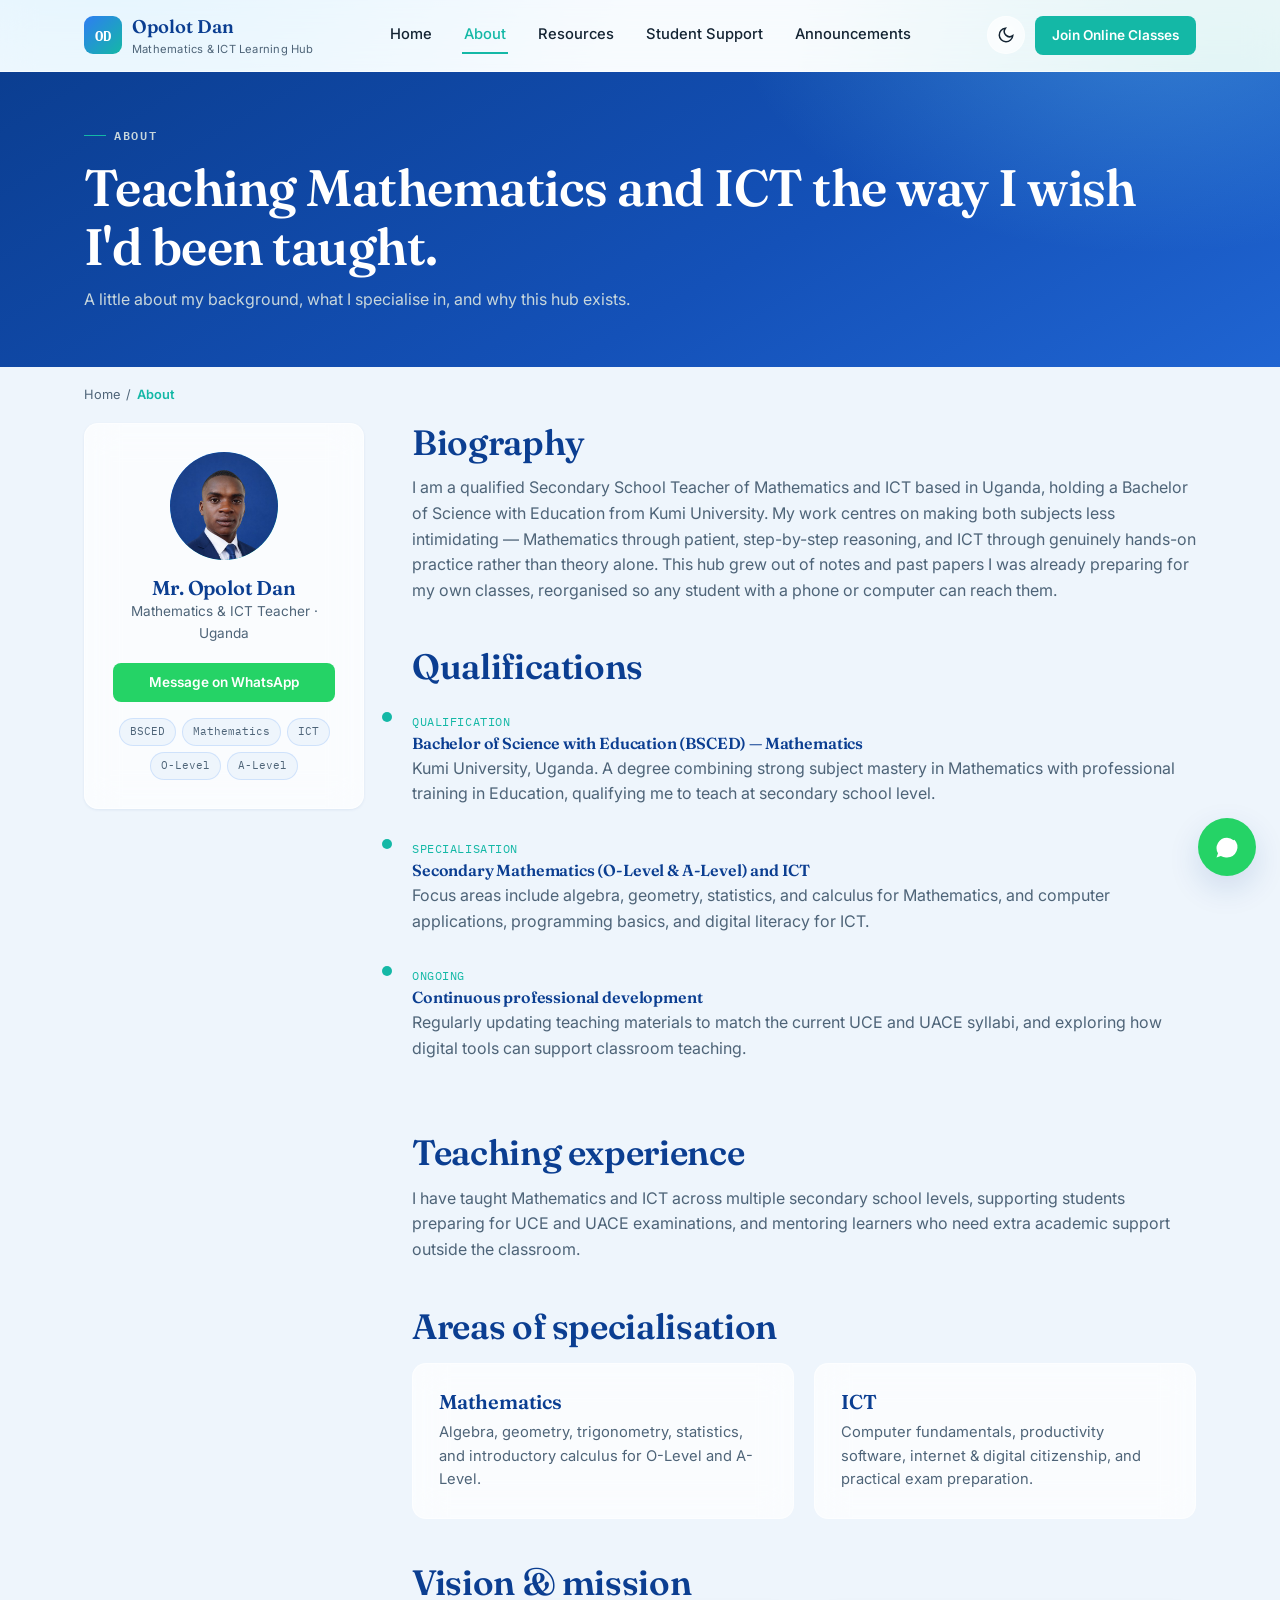
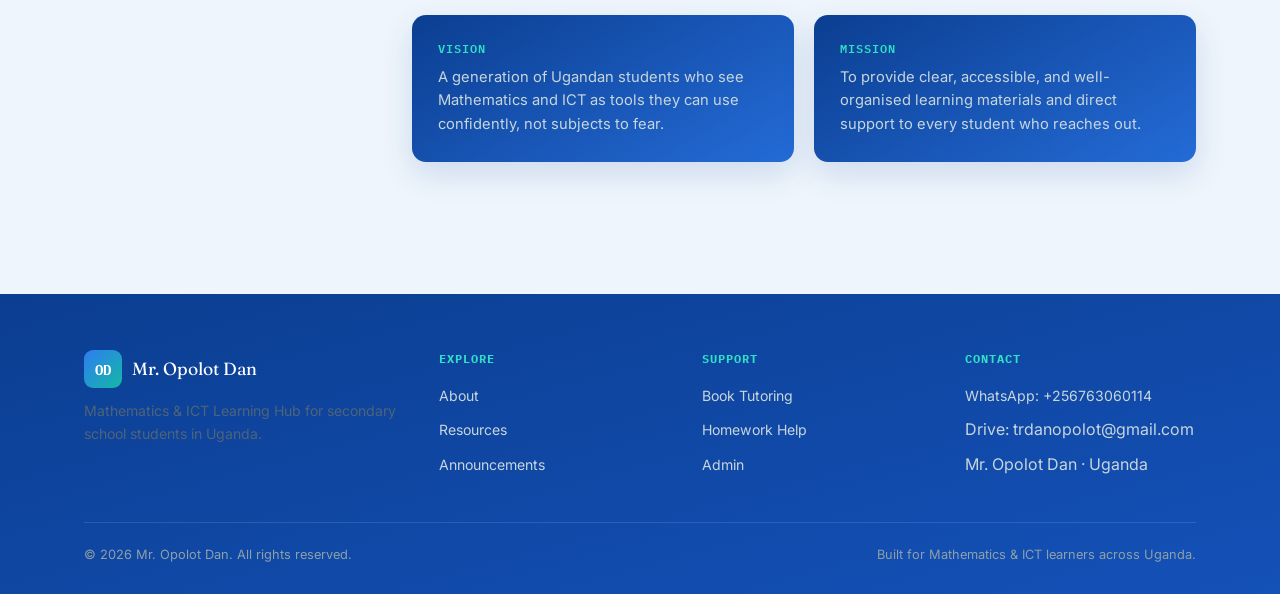
<file: about.html>
<!DOCTYPE html>
<html lang="en">
<head>
<meta charset="UTF-8">
<meta name="viewport" content="width=device-width, initial-scale=1.0">
<title>About | Mr. Opolot Dan — Mathematics & ICT Learning Hub</title>
<meta name="description" content="Biography, qualifications, teaching experience and specialisation of Mr. Opolot Dan, Mathematics and ICT teacher in Uganda.">
<meta name="keywords" content="Mathematics Teacher Uganda, ICT Teacher Uganda, Online Mathematics Notes, UCE Mathematics Resources, UACE Mathematics Resources, ICT Learning Resources Uganda">
<meta property="og:title" content="Mr. Opolot Dan — Mathematics & ICT Learning Hub">
<meta property="og:description" content="Free Mathematics and ICT notes, past papers and tutoring support for Ugandan secondary school students.">
<meta property="og:type" content="website">
<link rel="preconnect" href="https://fonts.googleapis.com">
<link rel="preconnect" href="https://fonts.gstatic.com" crossorigin>
<link href="https://fonts.googleapis.com/css2?family=Fraunces:wght@500;600;700&family=Inter:wght@400;500;600;700&family=IBM+Plex+Mono:wght@500;600&display=swap" rel="stylesheet">
<link rel="stylesheet" href="css/style.css">
</head>
<body>

<!-- ===================== HEADER ===================== -->
<header class="site-header">
  <div class="container">
    <a href="index.html" class="brand">
      <span class="brand-mark">OD</span>
      <span>Opolot Dan<small>Mathematics &amp; ICT Learning Hub</small></span>
    </a>
    <nav class="nav-links">
      <a href="index.html">Home</a>
      <a href="about.html" class="active">About</a>
      <a href="resources.html">Resources</a>
      <a href="support.html">Student Support</a>
      <a href="announcements.html">Announcements</a>
    </nav>
    <div class="nav-actions">
      <button class="icon-btn dark-toggle" aria-label="Toggle dark mode">
        <svg class="moon" viewBox="0 0 24 24" fill="none" stroke="currentColor" stroke-width="2"><path d="M21 12.8A9 9 0 1111.2 3 7 7 0 0021 12.8z"/></svg>
        <svg class="sun" viewBox="0 0 24 24" fill="none" stroke="currentColor" stroke-width="2"><circle cx="12" cy="12" r="4"/><path d="M12 2v2M12 20v2M4.9 4.9l1.4 1.4M17.7 17.7l1.4 1.4M2 12h2M20 12h2M4.9 19.1l1.4-1.4M17.7 6.3l1.4-1.4"/></svg>
      </button>
      <a href="support.html#tutoring" class="btn btn-primary btn-sm">Join Online Classes</a>
      <button class="nav-toggle icon-btn" aria-label="Open menu">
        <svg viewBox="0 0 24 24" fill="none" stroke="currentColor" stroke-width="2"><path d="M3 6h18M3 12h18M3 18h18"/></svg>
      </button>
    </div>
  </div>
</header>


<section class="page-header">
  <div class="container">
    <p class="eyebrow">About</p>
    <h1>Teaching Mathematics and ICT the way I wish I'd been taught.</h1>
    <p>A little about my background, what I specialise in, and why this hub exists.</p>
  </div>
</section>

<div class="container">
  <p class="breadcrumb"><a href="index.html">Home</a><span class="sep">/</span><span class="current">About</span></p>
</div>

<section style="padding-top:0;">
  <div class="container profile-layout">
    <aside class="profile-card">
      <div class="profile-avatar profile-avatar-photo" style="width:108px;height:108px;">
        <img src="assets/dan-avatar.jpg" alt="Mr. Opolot Dan">
      </div>
      <h3 data-teacher-name>Mr. Opolot Dan</h3>
      <p class="role">Mathematics &amp; ICT Teacher · Uganda</p>
      <a href="#" data-whatsapp-link target="_blank" rel="noopener" class="btn btn-whatsapp btn-block btn-sm">Message on WhatsApp</a>
      <div class="tag-list">
        <span class="tag">BSCED</span>
        <span class="tag">Mathematics</span>
        <span class="tag">ICT</span>
        <span class="tag">O-Level</span>
        <span class="tag">A-Level</span>
      </div>
    </aside>

    <div>
      <h2>Biography</h2>
      <p style="margin-top:12px;">I am a qualified Secondary School Teacher of Mathematics and ICT based in Uganda, holding a Bachelor of Science with Education from Kumi University. My work centres on making both subjects less intimidating — Mathematics through patient, step-by-step reasoning, and ICT through genuinely hands-on practice rather than theory alone. This hub grew out of notes and past papers I was already preparing for my own classes, reorganised so any student with a phone or computer can reach them.</p>

      <h2 style="margin-top:44px;">Qualifications</h2>
      <div class="timeline" style="margin-top:20px;">
        <div class="timeline-item">
          <span class="meta">Qualification</span>
          <h4>Bachelor of Science with Education (BSCED) — Mathematics</h4>
          <p>Kumi University, Uganda. A degree combining strong subject mastery in Mathematics with professional training in Education, qualifying me to teach at secondary school level.</p>
        </div>
        <div class="timeline-item">
          <span class="meta">Specialisation</span>
          <h4>Secondary Mathematics (O-Level &amp; A-Level) and ICT</h4>
          <p>Focus areas include algebra, geometry, statistics, and calculus for Mathematics, and computer applications, programming basics, and digital literacy for ICT.</p>
        </div>
        <div class="timeline-item">
          <span class="meta">Ongoing</span>
          <h4>Continuous professional development</h4>
          <p>Regularly updating teaching materials to match the current UCE and UACE syllabi, and exploring how digital tools can support classroom teaching.</p>
        </div>
      </div>

      <h2 style="margin-top:44px;">Teaching experience</h2>
      <p style="margin-top:12px;">I have taught Mathematics and ICT across multiple secondary school levels, supporting students preparing for UCE and UACE examinations, and mentoring learners who need extra academic support outside the classroom.</p>

      <h2 style="margin-top:44px;">Areas of specialisation</h2>
      <div class="grid grid-2" style="margin-top:16px;">
        <div class="card"><h3>Mathematics</h3><p>Algebra, geometry, trigonometry, statistics, and introductory calculus for O-Level and A-Level.</p></div>
        <div class="card"><h3>ICT</h3><p>Computer fundamentals, productivity software, internet &amp; digital citizenship, and practical exam preparation.</p></div>
      </div>

      <h2 style="margin-top:44px;">Vision &amp; mission</h2>
      <div class="vm-grid">
        <div class="vm-card">
          <h4>Vision</h4>
          <p>A generation of Ugandan students who see Mathematics and ICT as tools they can use confidently, not subjects to fear.</p>
        </div>
        <div class="vm-card">
          <h4>Mission</h4>
          <p>To provide clear, accessible, and well-organised learning materials and direct support to every student who reaches out.</p>
        </div>
      </div>
    </div>
  </div>
</section>

<!-- ===================== FOOTER ===================== -->
<footer class="site-footer">
  <div class="container">
    <div class="footer-grid">
      <div>
        <div class="footer-brand"><span class="brand-mark">OD</span> <span data-teacher-name>Opolot Dan</span></div>
        <p style="font-size:0.88rem;">Mathematics &amp; ICT Learning Hub for secondary school students in Uganda.</p>
      </div>
      <div>
        <h5>Explore</h5>
        <ul>
          <li><a href="about.html">About</a></li>
          <li><a href="resources.html">Resources</a></li>
          <li><a href="announcements.html">Announcements</a></li>
        </ul>
      </div>
      <div>
        <h5>Support</h5>
        <ul>
          <li><a href="support.html">Book Tutoring</a></li>
          <li><a href="support.html#homework">Homework Help</a></li>
          <li><a href="admin.html">Admin</a></li>
        </ul>
      </div>
      <div>
        <h5>Contact</h5>
        <ul>
          <li><a href="#" data-whatsapp-link target="_blank" rel="noopener">WhatsApp: <span data-whatsapp-number-display></span></a></li>
          <li>Drive: <span data-drive-email></span></li>
          <li><span data-teacher-name></span> · Uganda</li>
        </ul>
      </div>
    </div>
    <div class="footer-bottom">
      <span>© <span id="year"></span> <span data-teacher-name>Mr. Opolot Dan</span>. All rights reserved.</span>
      <span>Built for Mathematics &amp; ICT learners across Uganda.</span>
    </div>
  </div>
</footer>

<!-- ===================== WHATSAPP POPUP + FABS ===================== -->
<div class="whatsapp-popup">
  <div class="whatsapp-popup-head">
    <svg width="22" height="22" viewBox="0 0 24 24" fill="#fff"><path d="M17.6 6.3A8.9 8.9 0 0012 4a8.9 8.9 0 00-7.7 13.4L3 21l3.7-1.2A8.9 8.9 0 0012 20.9a8.9 8.9 0 006.3-15.2A8.9 8.9 0 0017.6 6.3z"/></svg>
    <div><strong data-teacher-name>Mr. Opolot Dan</strong><span>Typically replies within a day</span></div>
  </div>
  <div class="whatsapp-popup-body">
    <p>Send a quick message and continue the chat on WhatsApp.</p>
    <div class="form-row"><textarea class="whatsapp-popup-input" rows="3" placeholder="Hello, I need help with...">Hello Mr. Opolot Dan. I need assistance with Mathematics/ICT studies.</textarea></div>
    <button class="btn btn-whatsapp btn-block whatsapp-popup-send">Open WhatsApp Chat</button>
    <button class="btn btn-outline btn-block whatsapp-popup-close" style="margin-top:8px;">Close</button>
  </div>
</div>

<div class="floating-stack">
  <button class="fab fab-top" aria-label="Back to top">
    <svg viewBox="0 0 24 24" fill="none" stroke="currentColor" stroke-width="2"><path d="M12 19V5M5 12l7-7 7 7"/></svg>
  </button>
  <button class="fab fab-whatsapp" aria-label="Chat on WhatsApp">
    <svg viewBox="0 0 24 24" fill="currentColor"><path d="M17.6 6.3A8.9 8.9 0 0012 4a8.9 8.9 0 00-7.7 13.4L3 21l3.7-1.2A8.9 8.9 0 0012 20.9a8.9 8.9 0 006.3-15.2A8.9 8.9 0 0017.6 6.3z"/></svg>
  </button>
</div>


<script src="js/config.js"></script>
<script src="js/main.js"></script>
<script>document.getElementById("year").textContent = new Date().getFullYear();</script>
</body>
</html>
</file>
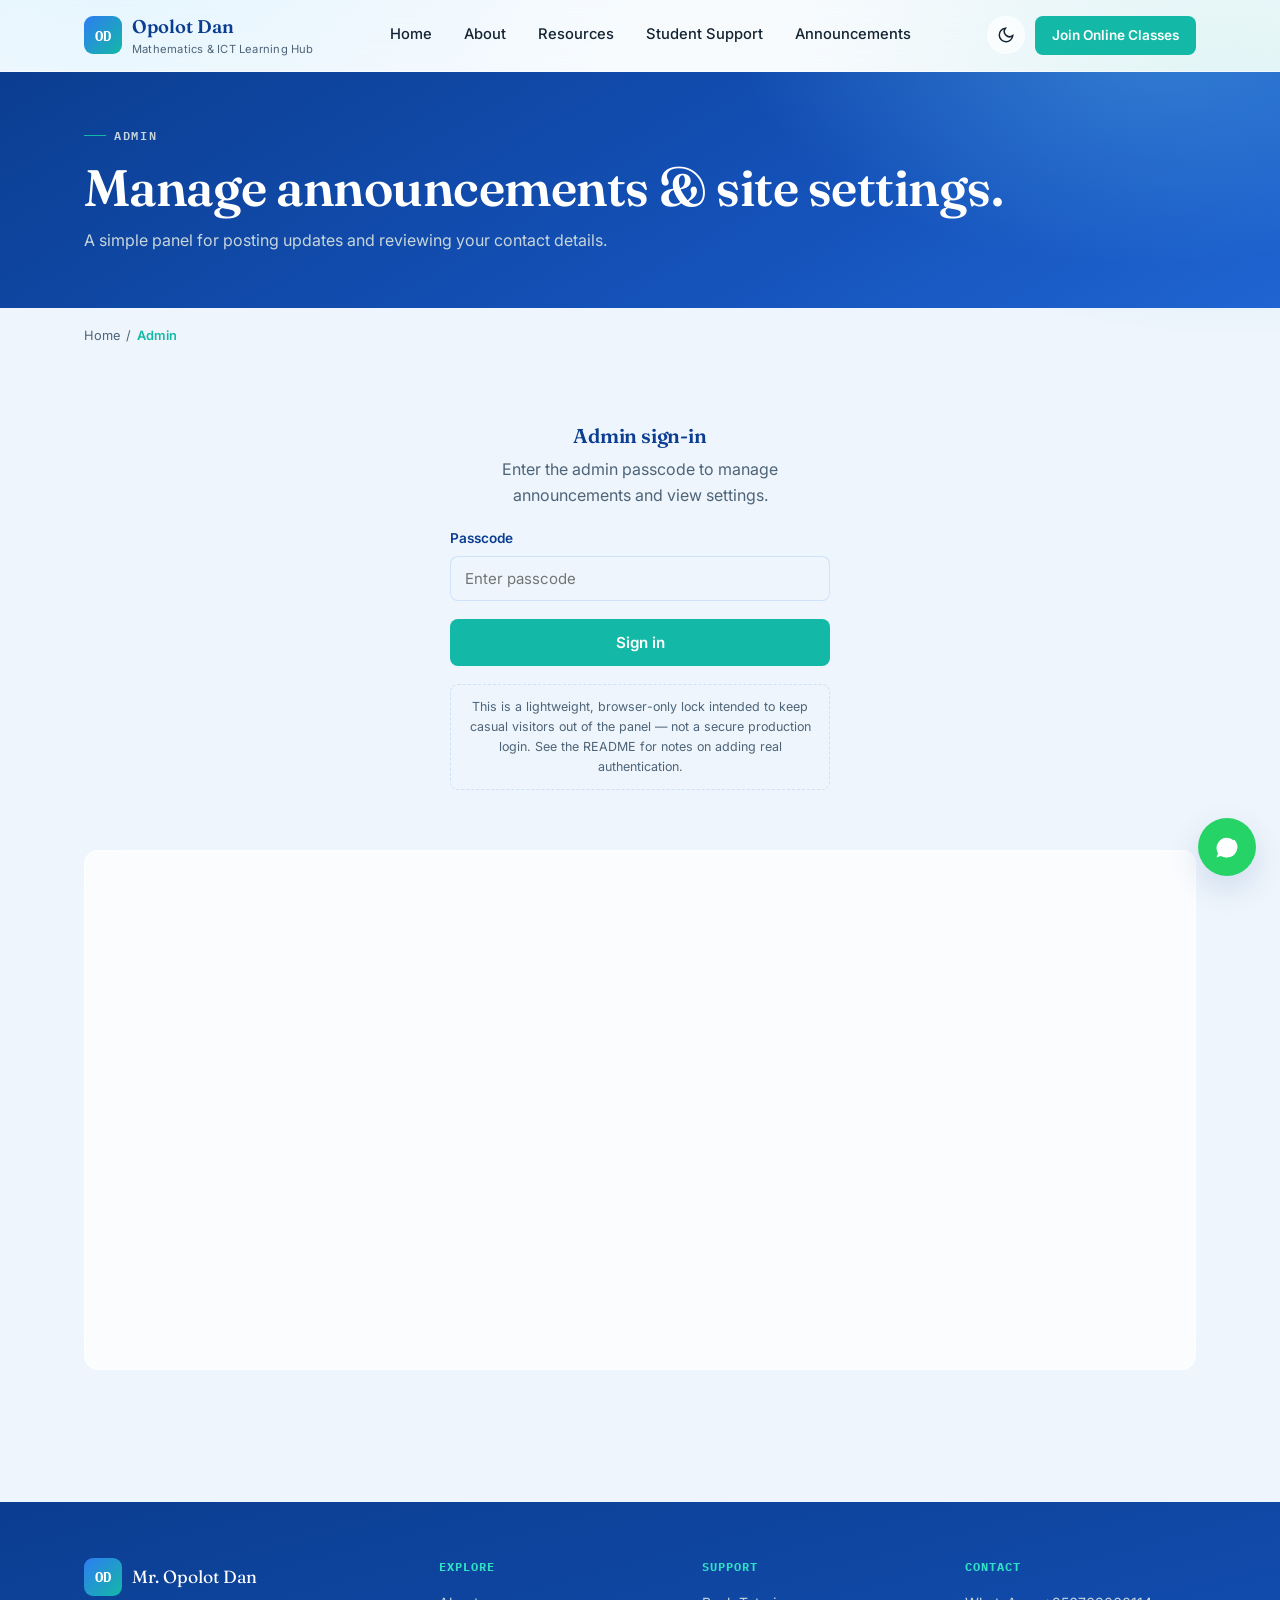
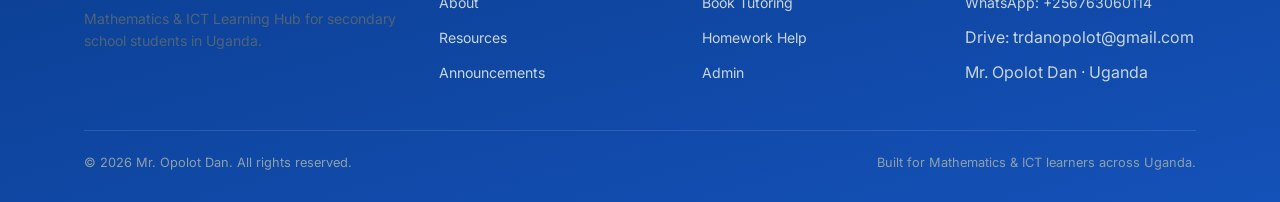
<file: admin.html>
<!DOCTYPE html>
<html lang="en">
<head>
<meta charset="UTF-8">
<meta name="viewport" content="width=device-width, initial-scale=1.0">
<title>Admin | Mr. Opolot Dan — Mathematics & ICT Learning Hub</title>
<meta name="description" content="Admin panel for managing announcements and site settings.">
<meta name="keywords" content="Mathematics Teacher Uganda, ICT Teacher Uganda, Online Mathematics Notes, UCE Mathematics Resources, UACE Mathematics Resources, ICT Learning Resources Uganda">
<meta property="og:title" content="Mr. Opolot Dan — Mathematics & ICT Learning Hub">
<meta property="og:description" content="Free Mathematics and ICT notes, past papers and tutoring support for Ugandan secondary school students.">
<meta property="og:type" content="website">
<link rel="preconnect" href="https://fonts.googleapis.com">
<link rel="preconnect" href="https://fonts.gstatic.com" crossorigin>
<link href="https://fonts.googleapis.com/css2?family=Fraunces:wght@500;600;700&family=Inter:wght@400;500;600;700&family=IBM+Plex+Mono:wght@500;600&display=swap" rel="stylesheet">
<link rel="stylesheet" href="css/style.css">
<meta name="robots" content="noindex">
</head>
<body>

<!-- ===================== HEADER ===================== -->
<header class="site-header">
  <div class="container">
    <a href="index.html" class="brand">
      <span class="brand-mark">OD</span>
      <span>Opolot Dan<small>Mathematics &amp; ICT Learning Hub</small></span>
    </a>
    <nav class="nav-links">
      <a href="index.html">Home</a>
      <a href="about.html">About</a>
      <a href="resources.html">Resources</a>
      <a href="support.html">Student Support</a>
      <a href="announcements.html">Announcements</a>
    </nav>
    <div class="nav-actions">
      <button class="icon-btn dark-toggle" aria-label="Toggle dark mode">
        <svg class="moon" viewBox="0 0 24 24" fill="none" stroke="currentColor" stroke-width="2"><path d="M21 12.8A9 9 0 1111.2 3 7 7 0 0021 12.8z"/></svg>
        <svg class="sun" viewBox="0 0 24 24" fill="none" stroke="currentColor" stroke-width="2"><circle cx="12" cy="12" r="4"/><path d="M12 2v2M12 20v2M4.9 4.9l1.4 1.4M17.7 17.7l1.4 1.4M2 12h2M20 12h2M4.9 19.1l1.4-1.4M17.7 6.3l1.4-1.4"/></svg>
      </button>
      <a href="support.html#tutoring" class="btn btn-primary btn-sm">Join Online Classes</a>
      <button class="nav-toggle icon-btn" aria-label="Open menu">
        <svg viewBox="0 0 24 24" fill="none" stroke="currentColor" stroke-width="2"><path d="M3 6h18M3 12h18M3 18h18"/></svg>
      </button>
    </div>
  </div>
</header>


<section class="page-header">
  <div class="container">
    <p class="eyebrow">Admin</p>
    <h1>Manage announcements &amp; site settings.</h1>
    <p>A simple panel for posting updates and reviewing your contact details.</p>
  </div>
</section>

<div class="container">
  <p class="breadcrumb"><a href="index.html">Home</a><span class="sep">/</span><span class="current">Admin</span></p>
</div>

<section style="padding-top:0;">
  <div class="container">

    <div class="admin-login">
      <h3>Admin sign-in</h3>
      <p style="margin:10px 0 20px;">Enter the admin passcode to manage announcements and view settings.</p>
      <form id="admin-login-form">
        <div class="form-row" style="text-align:left;">
          <label for="admin-passcode">Passcode</label>
          <input id="admin-passcode" type="password" required placeholder="Enter passcode">
        </div>
        <button type="submit" class="btn btn-primary btn-block">Sign in</button>
      </form>
      <p class="mini-note">This is a lightweight, browser-only lock intended to keep casual visitors out of the panel — not a secure production login. See the README for notes on adding real authentication.</p>
    </div>

    <div class="admin-panel">
      <div class="admin-panel-inner" style="display:none; grid-column: 1 / -1; grid-template-columns: 260px 1fr;">
        <nav class="admin-sidebar">
          <button data-admin-view="announcements" class="active">📢 Announcements</button>
          <button data-admin-view="settings">⚙️ Settings &amp; links</button>
          <button data-admin-view="help">❔ How this works</button>
          <button id="admin-logout" style="margin-top:20px; color:#F2A0A0;">↩ Sign out</button>
        </nav>

        <div class="admin-content">

          <div id="view-announcements" class="admin-view active">
            <h3>Announcements</h3>
            <p style="margin:8px 0 24px;">New posts appear immediately on the public Announcements page in this browser.</p>

            <form id="admin-announcement-form" class="form-card" style="margin-bottom:28px;">
              <div class="form-row"><label for="ann-title">Title</label><input id="ann-title" required placeholder="e.g. Senior 4 mock timetable released"></div>
              <div class="grid grid-2">
                <div class="form-row"><label for="ann-category">Category</label>
                  <select id="ann-category">
                    <option value="notes">New notes</option>
                    <option value="exam">Exam schedule</option>
                    <option value="holiday">Holiday work</option>
                    <option value="update">School update</option>
                  </select>
                </div>
                <div class="form-row"><label for="ann-date">Date</label><input id="ann-date" type="date"></div>
              </div>
              <div class="form-row"><label for="ann-body">Details</label><textarea id="ann-body" placeholder="Short description students will see"></textarea></div>
              <button type="submit" class="btn btn-primary">Post announcement</button>
            </form>

            <h4 style="margin-bottom:10px;">Posted announcements</h4>
            <div id="admin-announcement-list"></div>
          </div>

          <div id="view-settings" class="admin-view">
            <h3>Settings &amp; links</h3>
            <p style="margin:8px 0 24px;">These values live in <code>js/config.js</code>. Edit that file and redeploy the site to change them for every visitor.</p>
            <form id="admin-settings-form" class="form-card">
              <div class="form-row"><label>WhatsApp number</label><input id="setting-whatsapp" readonly></div>
              <div class="form-row"><label>Google Drive contact email</label><input id="setting-drive-email" readonly></div>
              <div class="form-row"><label>Mathematics folder ID</label><input readonly value="See js/config.js → driveFolders.mathematics"></div>
              <div class="form-row"><label>ICT folder ID</label><input readonly value="See js/config.js → driveFolders.ict"></div>
              <button type="submit" class="btn btn-outline">Where do I change these?</button>
            </form>
          </div>

          <div id="view-help" class="admin-view">
            <h3>How this admin panel works</h3>
            <p style="margin:10px 0;">This site is a static site (HTML/CSS/JS) so it can be hosted for free on GitHub Pages, which means there's no database on a server.</p>
            <ul style="padding-left:20px; line-height:2; color:var(--ink-soft);">
              <li><strong>Announcements</strong> you post here are saved in this browser's local storage, so they show up on the Announcements page when viewed from this same browser/device.</li>
              <li><strong>Resource links, folder IDs, WhatsApp number, and Drive email</strong> are edited directly in <code>js/config.js</code> — that keeps them consistent for every visitor, on every device.</li>
              <li>For a fully multi-device admin experience (post from your phone, visible to everyone), connect a small backend or headless CMS — the <code>js/admin.js</code> file has notes on where to plug that in.</li>
            </ul>
          </div>

        </div>
      </div>
    </div>

  </div>
</section>

<!-- ===================== FOOTER ===================== -->
<footer class="site-footer">
  <div class="container">
    <div class="footer-grid">
      <div>
        <div class="footer-brand"><span class="brand-mark">OD</span> <span data-teacher-name>Opolot Dan</span></div>
        <p style="font-size:0.88rem;">Mathematics &amp; ICT Learning Hub for secondary school students in Uganda.</p>
      </div>
      <div>
        <h5>Explore</h5>
        <ul>
          <li><a href="about.html">About</a></li>
          <li><a href="resources.html">Resources</a></li>
          <li><a href="announcements.html">Announcements</a></li>
        </ul>
      </div>
      <div>
        <h5>Support</h5>
        <ul>
          <li><a href="support.html">Book Tutoring</a></li>
          <li><a href="support.html#homework">Homework Help</a></li>
          <li><a href="admin.html">Admin</a></li>
        </ul>
      </div>
      <div>
        <h5>Contact</h5>
        <ul>
          <li><a href="#" data-whatsapp-link target="_blank" rel="noopener">WhatsApp: <span data-whatsapp-number-display></span></a></li>
          <li>Drive: <span data-drive-email></span></li>
          <li><span data-teacher-name></span> · Uganda</li>
        </ul>
      </div>
    </div>
    <div class="footer-bottom">
      <span>© <span id="year"></span> <span data-teacher-name>Mr. Opolot Dan</span>. All rights reserved.</span>
      <span>Built for Mathematics &amp; ICT learners across Uganda.</span>
    </div>
  </div>
</footer>

<!-- ===================== WHATSAPP POPUP + FABS ===================== -->
<div class="whatsapp-popup">
  <div class="whatsapp-popup-head">
    <svg width="22" height="22" viewBox="0 0 24 24" fill="#fff"><path d="M17.6 6.3A8.9 8.9 0 0012 4a8.9 8.9 0 00-7.7 13.4L3 21l3.7-1.2A8.9 8.9 0 0012 20.9a8.9 8.9 0 006.3-15.2A8.9 8.9 0 0017.6 6.3z"/></svg>
    <div><strong data-teacher-name>Mr. Opolot Dan</strong><span>Typically replies within a day</span></div>
  </div>
  <div class="whatsapp-popup-body">
    <p>Send a quick message and continue the chat on WhatsApp.</p>
    <div class="form-row"><textarea class="whatsapp-popup-input" rows="3" placeholder="Hello, I need help with...">Hello Mr. Opolot Dan. I need assistance with Mathematics/ICT studies.</textarea></div>
    <button class="btn btn-whatsapp btn-block whatsapp-popup-send">Open WhatsApp Chat</button>
    <button class="btn btn-outline btn-block whatsapp-popup-close" style="margin-top:8px;">Close</button>
  </div>
</div>

<div class="floating-stack">
  <button class="fab fab-top" aria-label="Back to top">
    <svg viewBox="0 0 24 24" fill="none" stroke="currentColor" stroke-width="2"><path d="M12 19V5M5 12l7-7 7 7"/></svg>
  </button>
  <button class="fab fab-whatsapp" aria-label="Chat on WhatsApp">
    <svg viewBox="0 0 24 24" fill="currentColor"><path d="M17.6 6.3A8.9 8.9 0 0012 4a8.9 8.9 0 00-7.7 13.4L3 21l3.7-1.2A8.9 8.9 0 0012 20.9a8.9 8.9 0 006.3-15.2A8.9 8.9 0 0017.6 6.3z"/></svg>
  </button>
</div>


<script src="js/config.js"></script>
<script src="js/main.js"></script>
<script src="js/admin.js"></script>
<script>document.getElementById("year").textContent = new Date().getFullYear();</script>
</body>
</html>
</file>
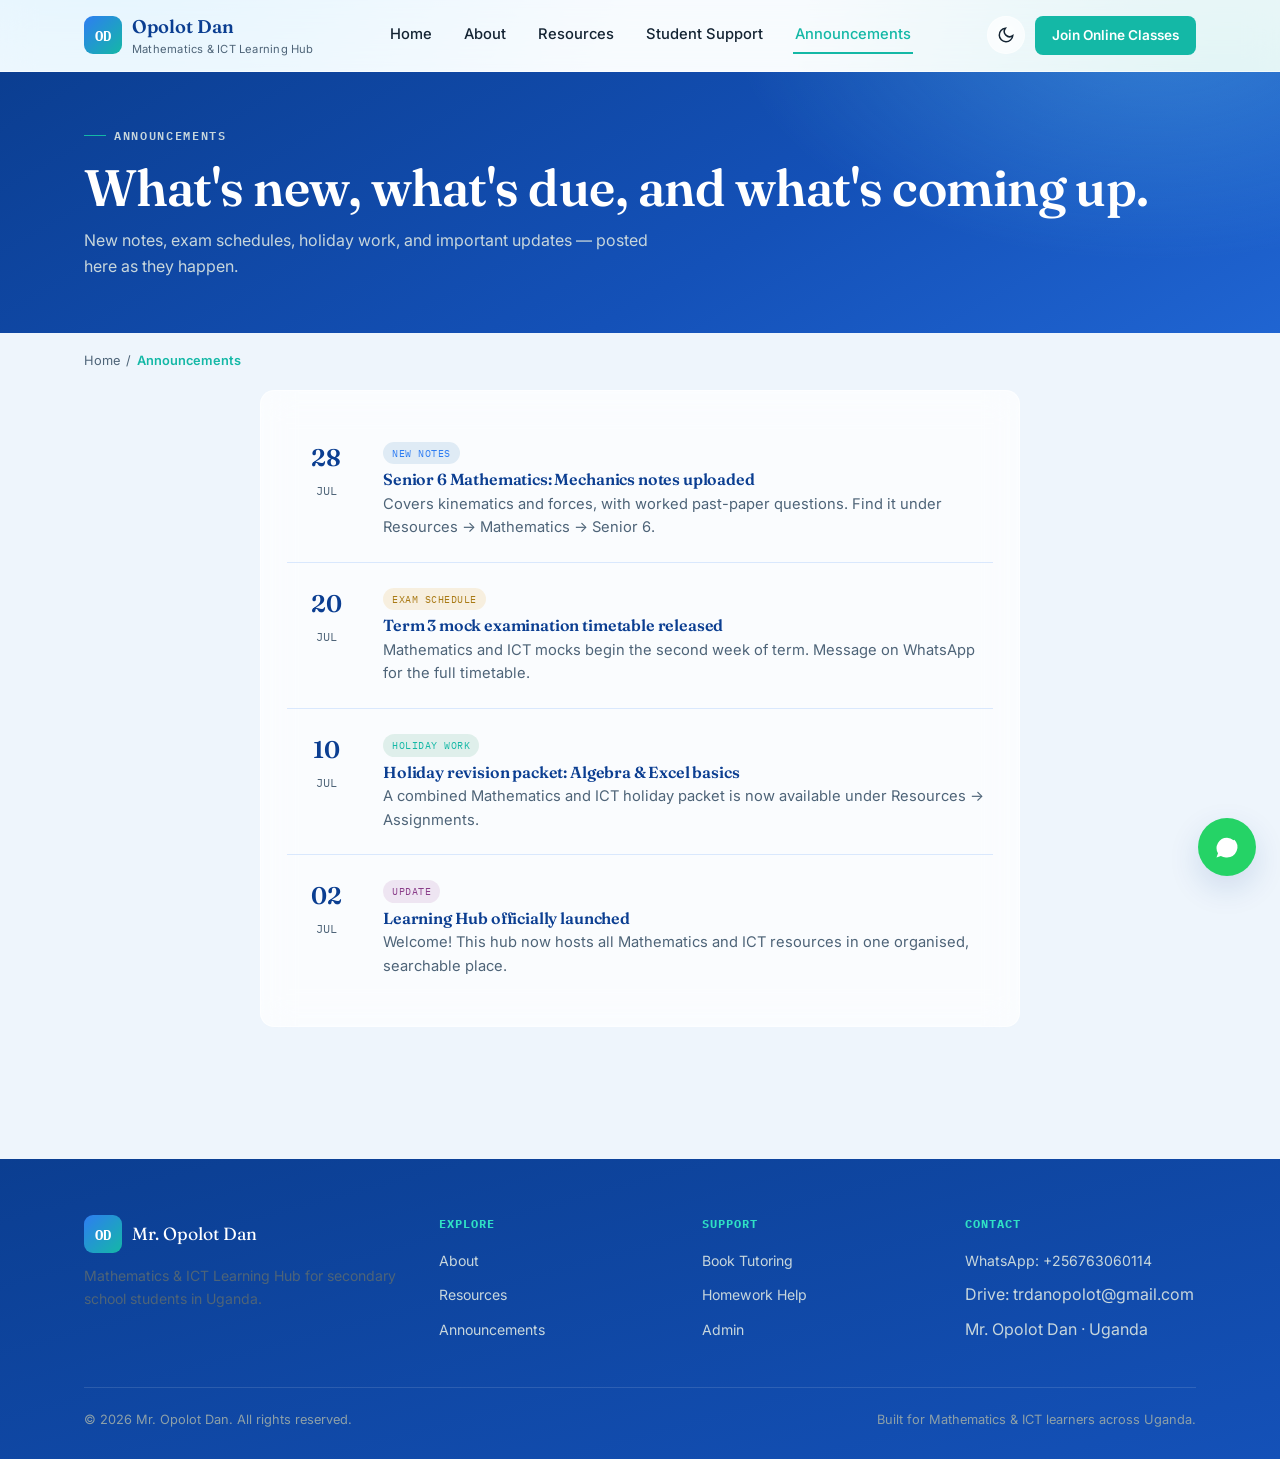
<file: announcements.html>
<!DOCTYPE html>
<html lang="en">
<head>
<meta charset="UTF-8">
<meta name="viewport" content="width=device-width, initial-scale=1.0">
<title>Announcements | Mr. Opolot Dan — Mathematics & ICT Learning Hub</title>
<meta name="description" content="Latest notes, exam schedules, holiday work and updates from Mr. Opolot Dan's Mathematics & ICT Learning Hub.">
<meta name="keywords" content="Mathematics Teacher Uganda, ICT Teacher Uganda, Online Mathematics Notes, UCE Mathematics Resources, UACE Mathematics Resources, ICT Learning Resources Uganda">
<meta property="og:title" content="Mr. Opolot Dan — Mathematics & ICT Learning Hub">
<meta property="og:description" content="Free Mathematics and ICT notes, past papers and tutoring support for Ugandan secondary school students.">
<meta property="og:type" content="website">
<link rel="preconnect" href="https://fonts.googleapis.com">
<link rel="preconnect" href="https://fonts.gstatic.com" crossorigin>
<link href="https://fonts.googleapis.com/css2?family=Fraunces:wght@500;600;700&family=Inter:wght@400;500;600;700&family=IBM+Plex+Mono:wght@500;600&display=swap" rel="stylesheet">
<link rel="stylesheet" href="css/style.css">
</head>
<body>

<!-- ===================== HEADER ===================== -->
<header class="site-header">
  <div class="container">
    <a href="index.html" class="brand">
      <span class="brand-mark">OD</span>
      <span>Opolot Dan<small>Mathematics &amp; ICT Learning Hub</small></span>
    </a>
    <nav class="nav-links">
      <a href="index.html">Home</a>
      <a href="about.html">About</a>
      <a href="resources.html">Resources</a>
      <a href="support.html">Student Support</a>
      <a href="announcements.html" class="active">Announcements</a>
    </nav>
    <div class="nav-actions">
      <button class="icon-btn dark-toggle" aria-label="Toggle dark mode">
        <svg class="moon" viewBox="0 0 24 24" fill="none" stroke="currentColor" stroke-width="2"><path d="M21 12.8A9 9 0 1111.2 3 7 7 0 0021 12.8z"/></svg>
        <svg class="sun" viewBox="0 0 24 24" fill="none" stroke="currentColor" stroke-width="2"><circle cx="12" cy="12" r="4"/><path d="M12 2v2M12 20v2M4.9 4.9l1.4 1.4M17.7 17.7l1.4 1.4M2 12h2M20 12h2M4.9 19.1l1.4-1.4M17.7 6.3l1.4-1.4"/></svg>
      </button>
      <a href="support.html#tutoring" class="btn btn-primary btn-sm">Join Online Classes</a>
      <button class="nav-toggle icon-btn" aria-label="Open menu">
        <svg viewBox="0 0 24 24" fill="none" stroke="currentColor" stroke-width="2"><path d="M3 6h18M3 12h18M3 18h18"/></svg>
      </button>
    </div>
  </div>
</header>


<section class="page-header">
  <div class="container">
    <p class="eyebrow">Announcements</p>
    <h1>What's new, what's due, and what's coming up.</h1>
    <p>New notes, exam schedules, holiday work, and important updates — posted here as they happen.</p>
  </div>
</section>

<div class="container">
  <p class="breadcrumb"><a href="index.html">Home</a><span class="sep">/</span><span class="current">Announcements</span></p>
</div>

<section style="padding-top:0;">
  <div class="container">
    <div class="card" style="max-width:760px; margin: 0 auto;">

      <div id="live-announcements"></div>

      <div class="announcement">
        <div class="a-date"><span class="day">28</span><span class="mon">Jul</span></div>
        <div>
          <span class="badge notes">New notes</span>
          <h4 style="font-size:1rem; color:var(--navy);">Senior 6 Mathematics: Mechanics notes uploaded</h4>
          <p style="margin-top:4px;">Covers kinematics and forces, with worked past-paper questions. Find it under Resources → Mathematics → Senior 6.</p>
        </div>
      </div>

      <div class="announcement">
        <div class="a-date"><span class="day">20</span><span class="mon">Jul</span></div>
        <div>
          <span class="badge exam">Exam schedule</span>
          <h4 style="font-size:1rem; color:var(--navy);">Term 3 mock examination timetable released</h4>
          <p style="margin-top:4px;">Mathematics and ICT mocks begin the second week of term. Message on WhatsApp for the full timetable.</p>
        </div>
      </div>

      <div class="announcement">
        <div class="a-date"><span class="day">10</span><span class="mon">Jul</span></div>
        <div>
          <span class="badge holiday">Holiday work</span>
          <h4 style="font-size:1rem; color:var(--navy);">Holiday revision packet: Algebra &amp; Excel basics</h4>
          <p style="margin-top:4px;">A combined Mathematics and ICT holiday packet is now available under Resources → Assignments.</p>
        </div>
      </div>

      <div class="announcement">
        <div class="a-date"><span class="day">02</span><span class="mon">Jul</span></div>
        <div>
          <span class="badge update">Update</span>
          <h4 style="font-size:1rem; color:var(--navy);">Learning Hub officially launched</h4>
          <p style="margin-top:4px;">Welcome! This hub now hosts all Mathematics and ICT resources in one organised, searchable place.</p>
        </div>
      </div>

    </div>
  </div>
</section>

<!-- ===================== FOOTER ===================== -->
<footer class="site-footer">
  <div class="container">
    <div class="footer-grid">
      <div>
        <div class="footer-brand"><span class="brand-mark">OD</span> <span data-teacher-name>Opolot Dan</span></div>
        <p style="font-size:0.88rem;">Mathematics &amp; ICT Learning Hub for secondary school students in Uganda.</p>
      </div>
      <div>
        <h5>Explore</h5>
        <ul>
          <li><a href="about.html">About</a></li>
          <li><a href="resources.html">Resources</a></li>
          <li><a href="announcements.html">Announcements</a></li>
        </ul>
      </div>
      <div>
        <h5>Support</h5>
        <ul>
          <li><a href="support.html">Book Tutoring</a></li>
          <li><a href="support.html#homework">Homework Help</a></li>
          <li><a href="admin.html">Admin</a></li>
        </ul>
      </div>
      <div>
        <h5>Contact</h5>
        <ul>
          <li><a href="#" data-whatsapp-link target="_blank" rel="noopener">WhatsApp: <span data-whatsapp-number-display></span></a></li>
          <li>Drive: <span data-drive-email></span></li>
          <li><span data-teacher-name></span> · Uganda</li>
        </ul>
      </div>
    </div>
    <div class="footer-bottom">
      <span>© <span id="year"></span> <span data-teacher-name>Mr. Opolot Dan</span>. All rights reserved.</span>
      <span>Built for Mathematics &amp; ICT learners across Uganda.</span>
    </div>
  </div>
</footer>

<!-- ===================== WHATSAPP POPUP + FABS ===================== -->
<div class="whatsapp-popup">
  <div class="whatsapp-popup-head">
    <svg width="22" height="22" viewBox="0 0 24 24" fill="#fff"><path d="M17.6 6.3A8.9 8.9 0 0012 4a8.9 8.9 0 00-7.7 13.4L3 21l3.7-1.2A8.9 8.9 0 0012 20.9a8.9 8.9 0 006.3-15.2A8.9 8.9 0 0017.6 6.3z"/></svg>
    <div><strong data-teacher-name>Mr. Opolot Dan</strong><span>Typically replies within a day</span></div>
  </div>
  <div class="whatsapp-popup-body">
    <p>Send a quick message and continue the chat on WhatsApp.</p>
    <div class="form-row"><textarea class="whatsapp-popup-input" rows="3" placeholder="Hello, I need help with...">Hello Mr. Opolot Dan. I need assistance with Mathematics/ICT studies.</textarea></div>
    <button class="btn btn-whatsapp btn-block whatsapp-popup-send">Open WhatsApp Chat</button>
    <button class="btn btn-outline btn-block whatsapp-popup-close" style="margin-top:8px;">Close</button>
  </div>
</div>

<div class="floating-stack">
  <button class="fab fab-top" aria-label="Back to top">
    <svg viewBox="0 0 24 24" fill="none" stroke="currentColor" stroke-width="2"><path d="M12 19V5M5 12l7-7 7 7"/></svg>
  </button>
  <button class="fab fab-whatsapp" aria-label="Chat on WhatsApp">
    <svg viewBox="0 0 24 24" fill="currentColor"><path d="M17.6 6.3A8.9 8.9 0 0012 4a8.9 8.9 0 00-7.7 13.4L3 21l3.7-1.2A8.9 8.9 0 0012 20.9a8.9 8.9 0 006.3-15.2A8.9 8.9 0 0017.6 6.3z"/></svg>
  </button>
</div>


<script src="js/config.js"></script>
<script src="js/main.js"></script>
<script src="js/announcements.js"></script>
<script>document.getElementById("year").textContent = new Date().getFullYear();</script>
</body>
</html>
</file>
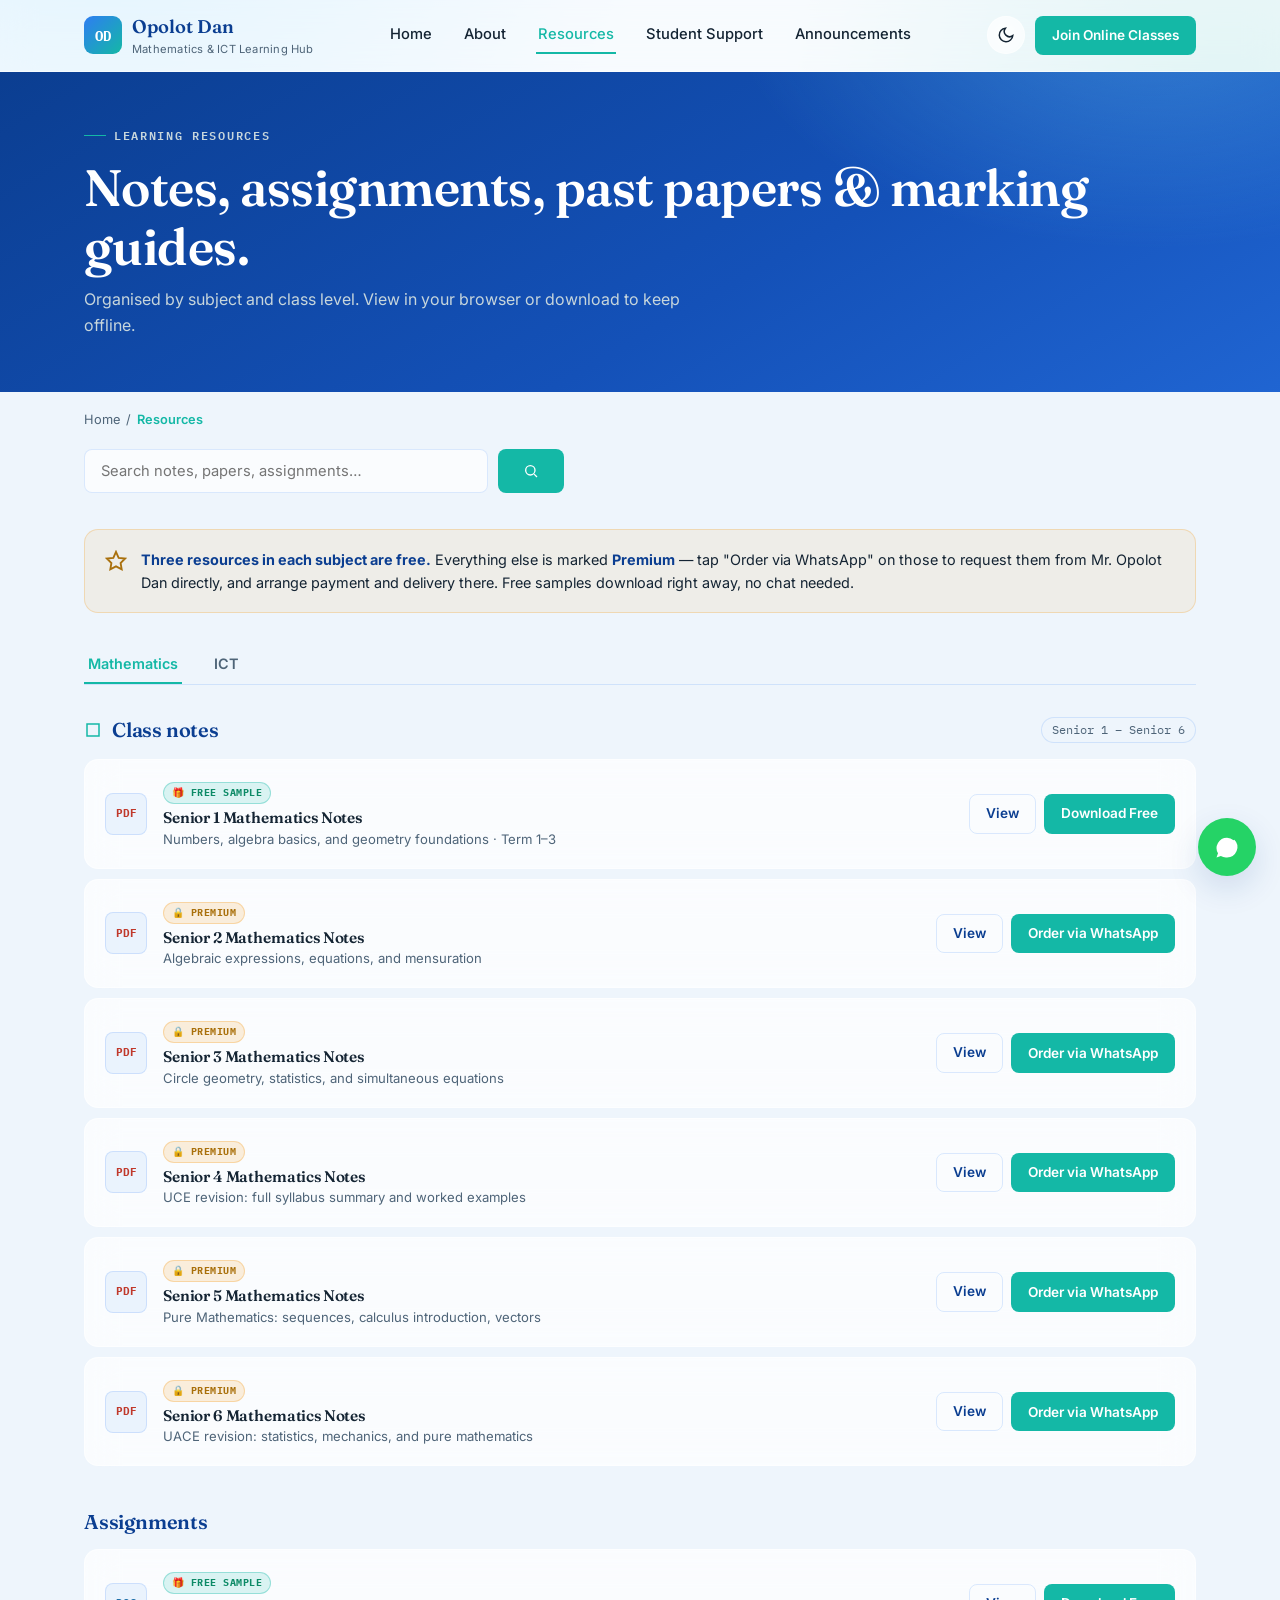
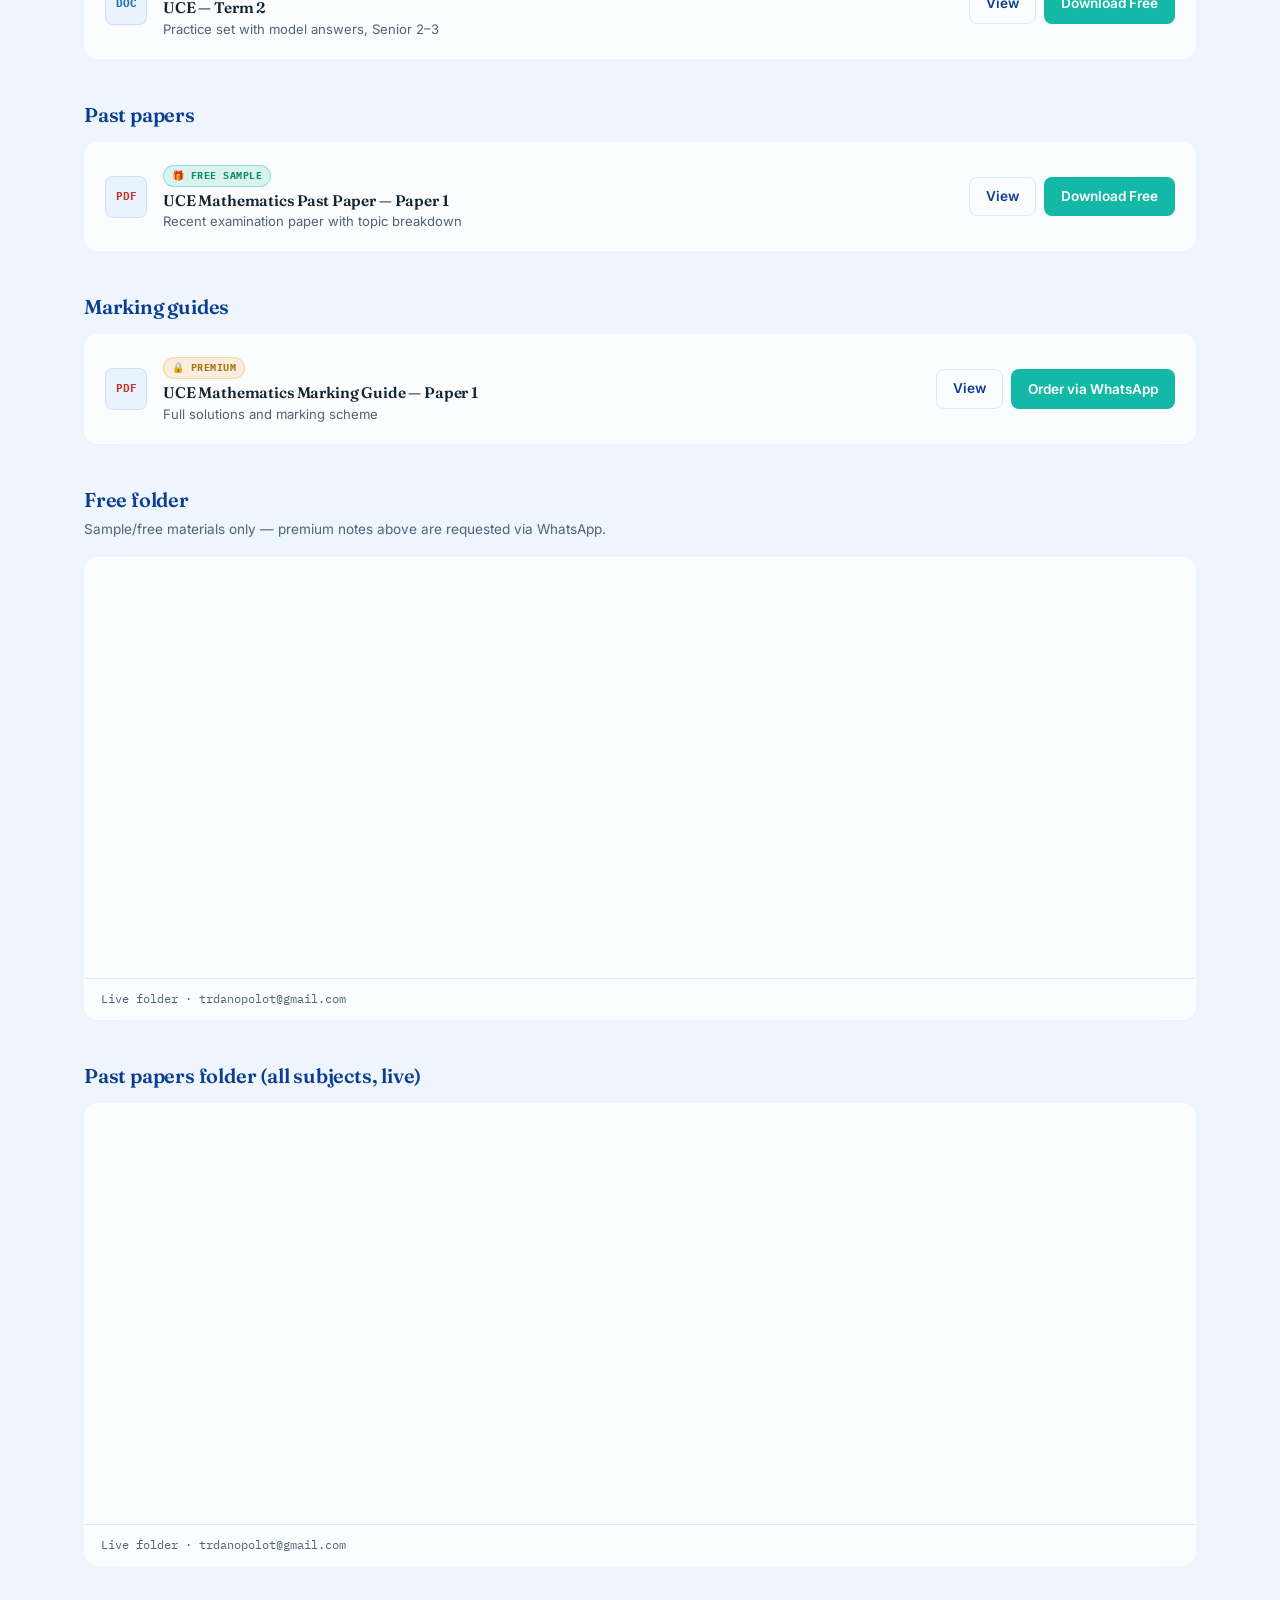
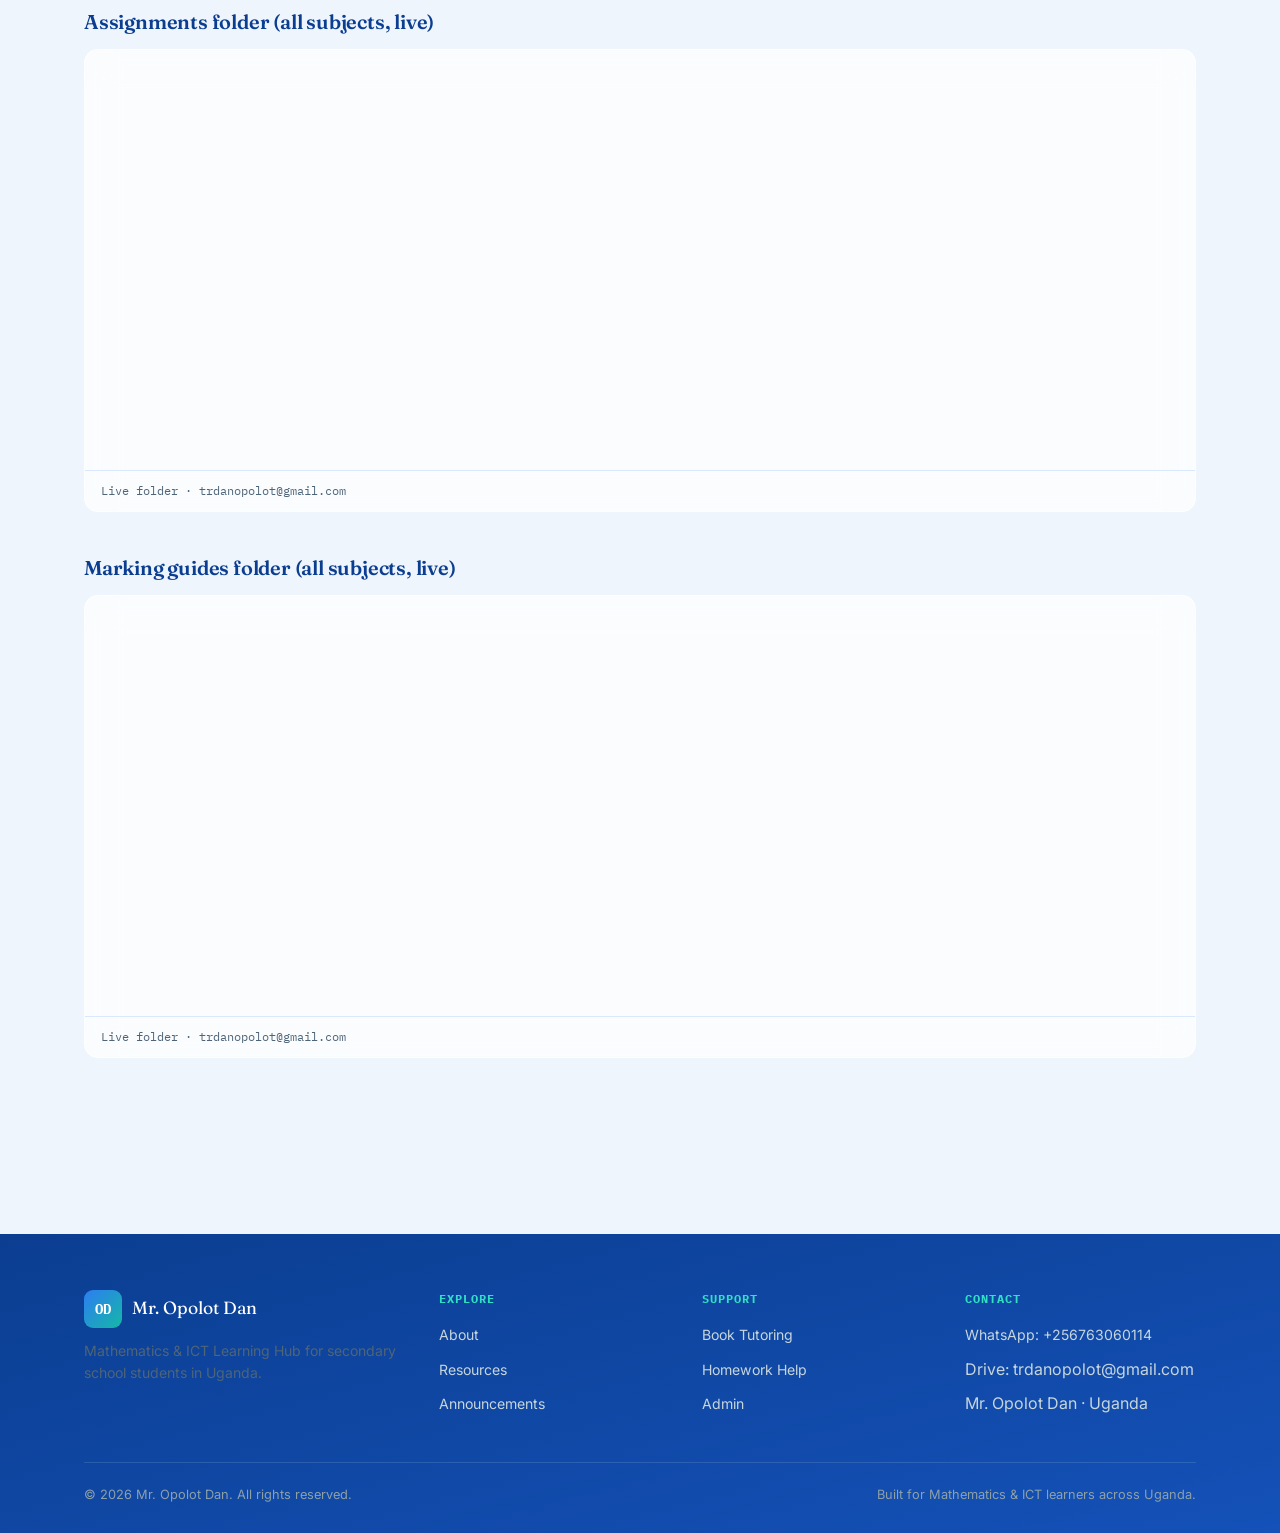
<file: resources.html>
<!DOCTYPE html>
<html lang="en">
<head>
<meta charset="UTF-8">
<meta name="viewport" content="width=device-width, initial-scale=1.0">
<title>Learning Resources | Mr. Opolot Dan — Mathematics & ICT Learning Hub</title>
<meta name="description" content="Download Mathematics and ICT notes, assignments, past papers and marking guides for Senior 1 to Senior 6, Uganda.">
<meta name="keywords" content="Mathematics Teacher Uganda, ICT Teacher Uganda, Online Mathematics Notes, UCE Mathematics Resources, UACE Mathematics Resources, ICT Learning Resources Uganda">
<meta property="og:title" content="Mr. Opolot Dan — Mathematics & ICT Learning Hub">
<meta property="og:description" content="Free Mathematics and ICT notes, past papers and tutoring support for Ugandan secondary school students.">
<meta property="og:type" content="website">
<link rel="preconnect" href="https://fonts.googleapis.com">
<link rel="preconnect" href="https://fonts.gstatic.com" crossorigin>
<link href="https://fonts.googleapis.com/css2?family=Fraunces:wght@500;600;700&family=Inter:wght@400;500;600;700&family=IBM+Plex+Mono:wght@500;600&display=swap" rel="stylesheet">
<link rel="stylesheet" href="css/style.css">
</head>
<body>

<!-- ===================== HEADER ===================== -->
<header class="site-header">
  <div class="container">
    <a href="index.html" class="brand">
      <span class="brand-mark">OD</span>
      <span>Opolot Dan<small>Mathematics &amp; ICT Learning Hub</small></span>
    </a>
    <nav class="nav-links">
      <a href="index.html">Home</a>
      <a href="about.html">About</a>
      <a href="resources.html" class="active">Resources</a>
      <a href="support.html">Student Support</a>
      <a href="announcements.html">Announcements</a>
    </nav>
    <div class="nav-actions">
      <button class="icon-btn dark-toggle" aria-label="Toggle dark mode">
        <svg class="moon" viewBox="0 0 24 24" fill="none" stroke="currentColor" stroke-width="2"><path d="M21 12.8A9 9 0 1111.2 3 7 7 0 0021 12.8z"/></svg>
        <svg class="sun" viewBox="0 0 24 24" fill="none" stroke="currentColor" stroke-width="2"><circle cx="12" cy="12" r="4"/><path d="M12 2v2M12 20v2M4.9 4.9l1.4 1.4M17.7 17.7l1.4 1.4M2 12h2M20 12h2M4.9 19.1l1.4-1.4M17.7 6.3l1.4-1.4"/></svg>
      </button>
      <a href="support.html#tutoring" class="btn btn-primary btn-sm">Join Online Classes</a>
      <button class="nav-toggle icon-btn" aria-label="Open menu">
        <svg viewBox="0 0 24 24" fill="none" stroke="currentColor" stroke-width="2"><path d="M3 6h18M3 12h18M3 18h18"/></svg>
      </button>
    </div>
  </div>
</header>


<section class="page-header">
  <div class="container">
    <p class="eyebrow">Learning Resources</p>
    <h1>Notes, assignments, past papers &amp; marking guides.</h1>
    <p>Organised by subject and class level. View in your browser or download to keep offline.</p>
  </div>
</section>

<div class="container">
  <p class="breadcrumb"><a href="index.html">Home</a><span class="sep">/</span><span class="current">Resources</span></p>
</div>

<section style="padding-top:0;">
  <div class="container">

    <div class="search-bar">
      <input type="text" data-resource-search placeholder="Search notes, papers, assignments…" aria-label="Search resources">
      <button class="btn btn-primary" onclick="document.querySelector('[data-resource-search]').focus()">
        <svg width="16" height="16" viewBox="0 0 24 24" fill="none" stroke="currentColor" stroke-width="2"><circle cx="11" cy="11" r="7"/><path d="M21 21l-4.3-4.3"/></svg>
      </button>
    </div>

    <div class="premium-note">
      <svg viewBox="0 0 24 24" fill="none" stroke="currentColor" stroke-width="2"><path d="M12 2l2.9 6.6L22 9.3l-5 4.9 1.2 6.9L12 17.8l-6.2 3.3L7 14.2 2 9.3l7.1-.7L12 2z"/></svg>
      <p><strong>Three resources in each subject are free.</strong> Everything else is marked <strong>Premium</strong> — tap "Order via WhatsApp" on those to request them from <span data-teacher-name>Mr. Opolot Dan</span> directly, and arrange payment and delivery there. Free samples download right away, no chat needed.</p>
    </div>

    <div class="tabs">
      <button class="tab-btn active" data-tab-target="tab-mathematics">Mathematics</button>
      <button class="tab-btn" data-tab-target="tab-ict">ICT</button>
    </div>

    <!-- ===================== MATHEMATICS TAB ===================== -->
    <div id="tab-mathematics" class="tab-panel active">

      <div class="resource-group" id="mathematics">
        <div class="resource-group-head">
          <h3><svg width="18" height="18" viewBox="0 0 24 24" fill="none" stroke="var(--green)" stroke-width="2"><path d="M4 4h16v16H4z"/></svg> Class notes</h3>
          <span class="count-pill">Senior 1 – Senior 6</span>
        </div>
        <div class="resource-list">
          <div class="resource-card">
            <div class="file-icon pdf">PDF</div>
            <div class="file-info"><span class="free-badge">🎁 Free Sample</span><h4>Senior 1 Mathematics Notes</h4><p>Numbers, algebra basics, and geometry foundations · Term 1–3</p></div>
            <div class="file-actions">
              <a href="https://drive.google.com/file/d/1-zDg5yPyZAlIVB6MfZqW3-R9ijJ74x29/view?usp=drive_link" class="btn btn-outline btn-sm">View</a>
              <a href="https://drive.google.com/file/d/1-zDg5yPyZAlIVB6MfZqW3-R9ijJ74x29/view?usp=drive_link" class="btn btn-primary btn-sm" data-free-download="Senior 1 Mathematics Notes">Download Free</a>
            </div>
          </div>
          <div class="resource-card">
            <div class="file-icon pdf">PDF</div>
            <div class="file-info"><span class="premium-badge">🔒 Premium</span><h4>Senior 2 Mathematics Notes</h4><p>Algebraic expressions, equations, and mensuration</p></div>
            <div class="file-actions">
              <a href="#" class="btn btn-outline btn-sm">View</a>
              <button type="button" class="btn btn-primary btn-sm" data-order-resource="Senior 2 Mathematics Notes">Order via WhatsApp</button>
            </div>
          </div>
          <div class="resource-card">
            <div class="file-icon pdf">PDF</div>
            <div class="file-info"><span class="premium-badge">🔒 Premium</span><h4>Senior 3 Mathematics Notes</h4><p>Circle geometry, statistics, and simultaneous equations</p></div>
            <div class="file-actions">
              <a href="#" class="btn btn-outline btn-sm">View</a>
              <button type="button" class="btn btn-primary btn-sm" data-order-resource="Senior 3 Mathematics Notes">Order via WhatsApp</button>
            </div>
          </div>
          <div class="resource-card">
            <div class="file-icon pdf">PDF</div>
            <div class="file-info"><span class="premium-badge">🔒 Premium</span><h4>Senior 4 Mathematics Notes</h4><p>UCE revision: full syllabus summary and worked examples</p></div>
            <div class="file-actions">
              <a href="#" class="btn btn-outline btn-sm">View</a>
              <button type="button" class="btn btn-primary btn-sm" data-order-resource="Senior 4 Mathematics Notes">Order via WhatsApp</button>
            </div>
          </div>
          <div class="resource-card">
            <div class="file-icon pdf">PDF</div>
            <div class="file-info"><span class="premium-badge">🔒 Premium</span><h4>Senior 5 Mathematics Notes</h4><p>Pure Mathematics: sequences, calculus introduction, vectors</p></div>
            <div class="file-actions">
              <a href="#" class="btn btn-outline btn-sm">View</a>
              <button type="button" class="btn btn-primary btn-sm" data-order-resource="Senior 5 Mathematics Notes">Order via WhatsApp</button>
            </div>
          </div>
          <div class="resource-card">
            <div class="file-icon pdf">PDF</div>
            <div class="file-info"><span class="premium-badge">🔒 Premium</span><h4>Senior 6 Mathematics Notes</h4><p>UACE revision: statistics, mechanics, and pure mathematics</p></div>
            <div class="file-actions">
              <a href="#" class="btn btn-outline btn-sm">View</a>
              <button type="button" class="btn btn-primary btn-sm" data-order-resource="Senior 6 Mathematics Notes">Order via WhatsApp</button>
            </div>
          </div>
        </div>
      </div>

      <div class="resource-group">
        <div class="resource-group-head"><h3>Assignments</h3></div>
        <div class="resource-list">
          <div class="resource-card">
            <div class="file-icon doc">DOC</div>
            <div class="file-info"><span class="free-badge">🎁 Free Sample</span><h4>UCE — Term 2</h4><p>Practice set with model answers, Senior 2–3</p></div>
            <div class="file-actions"><a href="https://drive.google.com/file/d/14vsFEs_WcT9Y_cdhOkFBVyVbf_YyuVWY/view?usp=sharing" class="btn btn-outline btn-sm">View</a><a href="#" class="btn btn-primary btn-sm" data-free-download="UCE — Term 2">Download Free</a></div>
          </div>
        </div>
      </div>

      <div class="resource-group">
        <div class="resource-group-head"><h3>Past papers</h3></div>
        <div class="resource-list">
          <div class="resource-card">
            <div class="file-icon pdf">PDF</div>
            <div class="file-info"><span class="free-badge">🎁 Free Sample</span><h4>UCE Mathematics Past Paper — Paper 1</h4><p>Recent examination paper with topic breakdown</p></div>
            <div class="file-actions"><a href="#" class="btn btn-outline btn-sm">View</a><a href="#" class="btn btn-primary btn-sm" data-free-download="UCE Mathematics Past Paper — Paper 1">Download Free</a></div>
          </div>
        </div>
      </div>

      <div class="resource-group">
        <div class="resource-group-head"><h3>Marking guides</h3></div>
        <div class="resource-list">
          <div class="resource-card">
            <div class="file-icon pdf">PDF</div>
            <div class="file-info"><span class="premium-badge">🔒 Premium</span><h4>UCE Mathematics Marking Guide — Paper 1</h4><p>Full solutions and marking scheme</p></div>
            <div class="file-actions"><a href="https://drive.google.com/file/d/1WndVqKDo-LAcnM-chOQVztXVsohglCCY/view?usp=drive_link" class="btn btn-outline btn-sm">View</a><button type="button" class="btn btn-primary btn-sm" data-order-resource="UCE Mathematics Marking Guide — Paper 1">Order via WhatsApp</button></div>
          </div>
        </div>
      </div>

      <div class="resource-group">
        <div class="resource-group-head"><h3>Free folder</h3></div><p style="font-size:0.85rem; margin:-8px 0 12px;">Sample/free materials only — premium notes above are requested via WhatsApp.</p>
        <div data-drive-folder="mathematics"></div>
      </div>
    </div>

    <!-- ===================== ICT TAB ===================== -->
    <div id="tab-ict" class="tab-panel">

      <div class="resource-group" id="ict">
        <div class="resource-group-head">
          <h3>Class notes</h3>
          <span class="count-pill">Senior 1 – Senior 4</span>
        </div>
        <div class="resource-list">
          <div class="resource-card">
            <div class="file-icon pdf">PDF</div>
            <div class="file-info"><span class="free-badge">🎁 Free Sample</span><h4>Senior 1 ICT Notes</h4><p>Computer basics, hardware &amp; software, keyboarding</p></div>
            <div class="file-actions"><a href="#" class="btn btn-outline btn-sm">View</a><a href="https://drive.google.com/file/d/1Jv2HVKXReFYSX4QJMHAEDOkevm5C9dgt/view?usp=drive_link" class="btn btn-primary btn-sm" data-free-download="Senior 1 ICT Notes">Download Free</a></div>
          </div>
          <div class="resource-card">
            <div class="file-icon pdf">PDF</div>
            <div class="file-info"><span class="premium-badge">🔒 Premium</span><h4>Senior 2 ICT Notes</h4><p>Word processing, spreadsheets, and file management</p></div>
            <div class="file-actions"><a href="#" class="btn btn-outline btn-sm">View</a><button type="button" class="btn btn-primary btn-sm" data-order-resource="Senior 2 ICT Notes">Order via WhatsApp</button></div>
          </div>
          <div class="resource-card">
            <div class="file-icon pdf">PDF</div>
            <div class="file-info"><span class="premium-badge">🔒 Premium</span><h4>Senior 3 ICT Notes</h4><p>Databases, networks, and internet fundamentals</p></div>
            <div class="file-actions"><a href="#" class="btn btn-outline btn-sm">View</a><button type="button" class="btn btn-primary btn-sm" data-order-resource="Senior 3 ICT Notes">Order via WhatsApp</button></div>
          </div>
          <div class="resource-card">
            <div class="file-icon pdf">PDF</div>
            <div class="file-info"><span class="premium-badge">🔒 Premium</span><h4>Senior 4 ICT Notes</h4><p>UCE revision: full syllabus summary</p></div>
            <div class="file-actions"><a href="#" class="btn btn-outline btn-sm">View</a><button type="button" class="btn btn-primary btn-sm" data-order-resource="Senior 4 ICT Notes">Order via WhatsApp</button></div>
          </div>
        </div>
      </div>

      <div class="resource-group">
        <div class="resource-group-head"><h3>Practical guides</h3></div>
        <div class="resource-list">
          <div class="resource-card">
            <div class="file-icon doc">DOC</div>
            <div class="file-info"><span class="premium-badge">🔒 Premium</span><h4>Spreadsheet Practical Guide</h4><p>Step-by-step formulas and chart exercises</p></div>
            <div class="file-actions"><a href="#" class="btn btn-outline btn-sm">View</a><button type="button" class="btn btn-primary btn-sm" data-order-resource="Spreadsheet Practical Guide">Order via WhatsApp</button></div>
          </div>
        </div>
      </div>

      <div class="resource-group">
        <div class="resource-group-head"><h3>Assignments</h3></div>
        <div class="resource-list">
          <div class="resource-card">
            <div class="file-icon doc">DOC</div>
            <div class="file-info"><span class="free-badge">🎁 Free Sample</span><h4>ICT Assignment — File Management</h4><p>Practice tasks, Senior 2</p></div>
            <div class="file-actions"><a href="#" class="btn btn-outline btn-sm">View</a><a href="#" class="btn btn-primary btn-sm" data-free-download="ICT Assignment — File Management">Download Free</a></div>
          </div>
        </div>
      </div>

      <div class="resource-group">
        <div class="resource-group-head"><h3>Past papers</h3></div>
        <div class="resource-list">
          <div class="resource-card">
            <div class="file-icon pdf">PDF</div>
            <div class="file-info"><span class="free-badge">🎁 Free Sample</span><h4>UCE ICT Past Paper — Paper 1</h4><p>Recent examination paper</p></div>
            <div class="file-actions"><a href="#" class="btn btn-outline btn-sm">View</a><a href="#" class="btn btn-primary btn-sm" data-free-download="UCE ICT Past Paper — Paper 1">Download Free</a></div>
          </div>
        </div>
      </div>

      <div class="resource-group">
        <div class="resource-group-head"><h3>Free preview folder (live from Google Drive)</h3></div><p style="font-size:0.85rem; margin:-8px 0 12px;">Sample/free materials only — premium notes above are requested via WhatsApp.</p>
        <div data-drive-folder="ict"></div>
      </div>
    </div>

    <div class="resource-group" style="margin-top:20px;">
      <div class="resource-group-head"><h3>Past papers folder (all subjects, live)</h3></div>
      <div data-drive-folder="pastPapers"></div>
    </div>
    <div class="resource-group">
      <div class="resource-group-head"><h3>Assignments folder (all subjects, live)</h3></div>
      <div data-drive-folder="assignments"></div>
    </div>
    <div class="resource-group">
      <div class="resource-group-head"><h3>Marking guides folder (all subjects, live)</h3></div>
      <div data-drive-folder="markingGuides"></div>
    </div>

  </div>
</section>

<!-- ===================== FOOTER ===================== -->
<footer class="site-footer">
  <div class="container">
    <div class="footer-grid">
      <div>
        <div class="footer-brand"><span class="brand-mark">OD</span> <span data-teacher-name>Opolot Dan</span></div>
        <p style="font-size:0.88rem;">Mathematics &amp; ICT Learning Hub for secondary school students in Uganda.</p>
      </div>
      <div>
        <h5>Explore</h5>
        <ul>
          <li><a href="about.html">About</a></li>
          <li><a href="resources.html">Resources</a></li>
          <li><a href="announcements.html">Announcements</a></li>
        </ul>
      </div>
      <div>
        <h5>Support</h5>
        <ul>
          <li><a href="support.html">Book Tutoring</a></li>
          <li><a href="support.html#homework">Homework Help</a></li>
          <li><a href="admin.html">Admin</a></li>
        </ul>
      </div>
      <div>
        <h5>Contact</h5>
        <ul>
          <li><a href="#" data-whatsapp-link target="_blank" rel="noopener">WhatsApp: <span data-whatsapp-number-display></span></a></li>
          <li>Drive: <span data-drive-email></span></li>
          <li><span data-teacher-name></span> · Uganda</li>
        </ul>
      </div>
    </div>
    <div class="footer-bottom">
      <span>© <span id="year"></span> <span data-teacher-name>Mr. Opolot Dan</span>. All rights reserved.</span>
      <span>Built for Mathematics &amp; ICT learners across Uganda.</span>
    </div>
  </div>
</footer>

<!-- ===================== WHATSAPP POPUP + FABS ===================== -->
<div class="whatsapp-popup">
  <div class="whatsapp-popup-head">
    <svg width="22" height="22" viewBox="0 0 24 24" fill="#fff"><path d="M17.6 6.3A8.9 8.9 0 0012 4a8.9 8.9 0 00-7.7 13.4L3 21l3.7-1.2A8.9 8.9 0 0012 20.9a8.9 8.9 0 006.3-15.2A8.9 8.9 0 0017.6 6.3z"/></svg>
    <div><strong data-teacher-name>Mr. Opolot Dan</strong><span>Typically replies within a day</span></div>
  </div>
  <div class="whatsapp-popup-body">
    <p>Send a quick message and continue the chat on WhatsApp.</p>
    <div class="form-row"><textarea class="whatsapp-popup-input" rows="3" placeholder="Hello, I need help with...">Hello Mr. Opolot Dan. I need assistance with Mathematics/ICT studies.</textarea></div>
    <button class="btn btn-whatsapp btn-block whatsapp-popup-send">Open WhatsApp Chat</button>
    <button class="btn btn-outline btn-block whatsapp-popup-close" style="margin-top:8px;">Close</button>
  </div>
</div>

<div class="floating-stack">
  <button class="fab fab-top" aria-label="Back to top">
    <svg viewBox="0 0 24 24" fill="none" stroke="currentColor" stroke-width="2"><path d="M12 19V5M5 12l7-7 7 7"/></svg>
  </button>
  <button class="fab fab-whatsapp" aria-label="Chat on WhatsApp">
    <svg viewBox="0 0 24 24" fill="currentColor"><path d="M17.6 6.3A8.9 8.9 0 0012 4a8.9 8.9 0 00-7.7 13.4L3 21l3.7-1.2A8.9 8.9 0 0012 20.9a8.9 8.9 0 006.3-15.2A8.9 8.9 0 0017.6 6.3z"/></svg>
  </button>
</div>


<script src="js/config.js"></script>
<script src="js/main.js"></script>
<script src="js/drive.js"></script>
<script src="js/search.js"></script>
<script>document.getElementById("year").textContent = new Date().getFullYear();</script>
</body>
</html>
</file>
<file: css/style.css>
/* =========================================================================
   DESIGN TOKENS
   ========================================================================= */
:root {
  /* Colour: sky blue + teal, bright and airy, with translucent glass surfaces */
  --navy: #0B3E91;
  --navy-soft: #1451B8;
  --blue: #2E7DF2;
  --blue-bright: #58A6FF;
  --sky: #6FD1FF;
  --green: #14B8A6;
  --green-bright: #2FE0C4;
  --paper: #EEF5FC;
  --paper-raised: rgba(255, 255, 255, 0.72);
  --paper-solid: #FFFFFF;
  --ink: #142433;
  --ink-soft: #4E6478;
  --line: rgba(46, 125, 242, 0.16);
  --amber: #F2A73B;

  --glass-bg: rgba(255, 255, 255, 0.55);
  --glass-border: rgba(255, 255, 255, 0.5);
  --glass-blur: blur(16px);

  --font-display: "Fraunces", Georgia, serif;
  --font-body: "Inter", -apple-system, BlinkMacSystemFont, "Segoe UI", sans-serif;
  --font-mono: "IBM Plex Mono", "Courier New", monospace;

  --radius: 14px;
  --radius-sm: 8px;
  --shadow-sm: 0 1px 3px rgba(11, 62, 145, 0.08);
  --shadow-md: 0 12px 32px rgba(11, 62, 145, 0.14);
  --header-h: 72px;
}

[data-theme="dark"] {
  --paper: #061A2E;
  --paper-raised: rgba(18, 40, 64, 0.65);
  --paper-solid: #0E2540;
  --ink: #EAF2FA;
  --ink-soft: #9FB6CC;
  --line: rgba(88, 166, 255, 0.22);
  --navy: #08152B;
  --glass-bg: rgba(18, 40, 64, 0.55);
  --glass-border: rgba(88, 166, 255, 0.18);
  --shadow-sm: 0 1px 3px rgba(0, 0, 0, 0.4);
  --shadow-md: 0 12px 32px rgba(0, 0, 0, 0.5);
}

/* =========================================================================
   RESET & BASE
   ========================================================================= */
* { box-sizing: border-box; margin: 0; padding: 0; }

html { scroll-behavior: smooth; }

@media (prefers-reduced-motion: reduce) {
  html { scroll-behavior: auto; }
  *, *::before, *::after { animation-duration: 0.01ms !important; animation-iteration-count: 1 !important; transition-duration: 0.01ms !important; }
}

body {
  font-family: var(--font-body);
  background:
    radial-gradient(900px 500px at 8% -6%, rgba(111, 209, 255, 0.35), transparent 60%),
    radial-gradient(800px 480px at 96% 8%, rgba(20, 184, 166, 0.22), transparent 55%),
    var(--paper);
  background-attachment: fixed;
  color: var(--ink);
  line-height: 1.6;
  -webkit-font-smoothing: antialiased;
  transition: background 0.25s ease, color 0.25s ease;
}
[data-theme="dark"] body {
  background:
    radial-gradient(900px 500px at 8% -6%, rgba(88, 166, 255, 0.16), transparent 60%),
    radial-gradient(800px 480px at 96% 8%, rgba(47, 224, 196, 0.10), transparent 55%),
    var(--paper);
  background-attachment: fixed;
}

img { max-width: 100%; display: block; }

a { color: var(--blue); text-decoration: none; }
a:hover { color: var(--green); }

h1, h2, h3, h4 {
  font-family: var(--font-display);
  color: var(--navy);
  line-height: 1.15;
  font-weight: 600;
  letter-spacing: -0.01em;
}
[data-theme="dark"] h1, [data-theme="dark"] h2, [data-theme="dark"] h3, [data-theme="dark"] h4 { color: #F2F7F6; }

h1 { font-size: clamp(2.1rem, 4vw, 3.2rem); }
h2 { font-size: clamp(1.6rem, 3vw, 2.2rem); }
h3 { font-size: 1.25rem; }

p { color: var(--ink-soft); }

.container {
  width: 100%;
  max-width: 1160px;
  margin: 0 auto;
  padding: 0 24px;
}

section { padding: 72px 0; }

.eyebrow {
  font-family: var(--font-mono);
  font-size: 0.75rem;
  letter-spacing: 0.14em;
  text-transform: uppercase;
  color: var(--green);
  font-weight: 600;
  display: inline-flex;
  align-items: center;
  gap: 8px;
  margin-bottom: 14px;
}
.eyebrow::before {
  content: "";
  width: 22px;
  height: 1px;
  background: var(--green);
}

:focus-visible {
  outline: 3px solid var(--amber);
  outline-offset: 2px;
}

/* =========================================================================
   BUTTONS
   ========================================================================= */
.btn {
  display: inline-flex;
  align-items: center;
  gap: 8px;
  font-family: var(--font-body);
  font-weight: 600;
  font-size: 0.95rem;
  padding: 13px 24px;
  border-radius: var(--radius-sm);
  border: 1.5px solid transparent;
  cursor: pointer;
  transition: transform 0.15s ease, box-shadow 0.15s ease, background 0.15s ease, color 0.15s ease;
  white-space: nowrap;
}
.btn:hover { transform: translateY(-1px); }
.btn:active { transform: translateY(0); }

.btn-primary { background: var(--green); color: #fff; }
.btn-primary:hover { background: var(--green-bright); color: #fff; box-shadow: var(--shadow-md); }

.btn-outline { background: transparent; border-color: var(--line); color: var(--navy); }
[data-theme="dark"] .btn-outline { color: #F2F7F6; }
.btn-outline:hover { border-color: var(--blue); color: var(--blue); }

.btn-whatsapp { background: #25D366; color: #fff; }
.btn-whatsapp:hover { background: #1EBE5A; color: #fff; box-shadow: var(--shadow-md); }

.btn-sm { padding: 8px 16px; font-size: 0.85rem; }
.btn-block { width: 100%; justify-content: center; }

/* =========================================================================
   HEADER / NAV
   ========================================================================= */
.site-header {
  position: sticky;
  top: 0;
  z-index: 100;
  height: var(--header-h);
  display: flex;
  align-items: center;
  background: rgba(255, 255, 255, 0.55);
  backdrop-filter: var(--glass-blur);
  -webkit-backdrop-filter: var(--glass-blur);
  border-bottom: 1px solid var(--glass-border);
}
[data-theme="dark"] .site-header { background: rgba(8, 21, 43, 0.6); }

.site-header .container { display: flex; align-items: center; justify-content: space-between; }

.brand { display: flex; align-items: center; gap: 10px; font-family: var(--font-display); font-weight: 600; font-size: 1.15rem; color: var(--navy); }
[data-theme="dark"] .brand { color: #F2F7F6; }
.brand-mark {
  width: 38px; height: 38px; border-radius: 9px;
  background: linear-gradient(135deg, var(--blue) 0%, var(--green) 100%);
  display: flex; align-items: center; justify-content: center;
  color: #fff; font-family: var(--font-mono); font-weight: 700; font-size: 0.9rem;
  flex-shrink: 0;
}
.brand small { display: block; font-family: var(--font-body); font-weight: 400; font-size: 0.7rem; color: var(--ink-soft); letter-spacing: 0.02em; }

.nav-links { display: flex; align-items: center; gap: 28px; }
.nav-links a {
  font-size: 0.92rem; font-weight: 500; color: var(--ink);
  padding: 6px 2px; border-bottom: 2px solid transparent;
}
[data-theme="dark"] .nav-links a { color: #DCE7E5; }
.nav-links a:hover, .nav-links a.active { color: var(--green); border-bottom-color: var(--green); }

.nav-actions { display: flex; align-items: center; gap: 10px; }

.icon-btn {
  width: 38px; height: 38px; border-radius: 50%;
  display: flex; align-items: center; justify-content: center;
  background: rgba(255, 255, 255, 0.5); backdrop-filter: blur(8px); border: 1px solid var(--glass-border);
  cursor: pointer; color: var(--ink);
  transition: border-color 0.15s ease, color 0.15s ease, background 0.15s ease;
}
[data-theme="dark"] .icon-btn { background: rgba(255,255,255,0.06); }
.icon-btn:hover { border-color: var(--green); color: var(--green); background: rgba(20, 184, 166, 0.1); }
.icon-btn svg { width: 18px; height: 18px; }

.nav-toggle { display: none; }

@media (max-width: 880px) {
  .nav-links { position: fixed; top: var(--header-h); left: 0; right: 0; background: var(--paper-raised); flex-direction: column; align-items: flex-start; padding: 20px 24px; gap: 4px; border-bottom: 1px solid var(--line); transform: translateY(-8px); opacity: 0; pointer-events: none; transition: all 0.2s ease; }
  .nav-links a { width: 100%; padding: 12px 0; border-bottom: 1px solid var(--line); }
  .nav-links.open { transform: translateY(0); opacity: 1; pointer-events: auto; }
  .nav-toggle { display: flex; }
}

/* =========================================================================
   HERO
   ========================================================================= */
.hero {
  padding: 56px 0 80px;
  background:
    radial-gradient(1100px 600px at 85% -10%, rgba(111, 209, 255, 0.35), transparent 60%),
    radial-gradient(700px 500px at -5% 100%, rgba(47, 224, 196, 0.28), transparent 55%),
    linear-gradient(160deg, var(--navy) 0%, var(--navy-soft) 55%, var(--blue) 130%);
  color: #fff;
  position: relative;
  overflow: hidden;
}
.hero .container { display: grid; grid-template-columns: 1.05fr 0.95fr; gap: 48px; align-items: center; position: relative; z-index: 2; }
@media (max-width: 900px) { .hero .container { grid-template-columns: 1fr; } }

.hero h1 { color: #fff; }
.hero .eyebrow { color: var(--green-bright); }
.hero .eyebrow::before { background: var(--green-bright); }
.hero p.lead { color: #C7D6DC; font-size: 1.08rem; max-width: 52ch; margin: 18px 0 32px; }
.hero .cta-row { display: flex; flex-wrap: wrap; gap: 12px; }

/* Signature visual: a professional portrait with a math→ICT accent badge */
.hero-photo-wrap { position: relative; padding: 0 18px 22px 0; }
.hero-photo-frame {
  aspect-ratio: 4 / 5;
  border-radius: 20px;
  overflow: hidden;
  border: 1px solid rgba(255,255,255,0.25);
  box-shadow: var(--shadow-md);
  background: rgba(255,255,255,0.06);
}
.hero-photo { width: 100%; height: 100%; object-fit: cover; object-position: top center; display: block; }

.hero-signature-badge {
  position: absolute;
  bottom: 0;
  left: -6px;
  width: 168px;
  background: rgba(11, 36, 63, 0.55);
  backdrop-filter: blur(16px);
  -webkit-backdrop-filter: blur(16px);
  border: 1px solid rgba(255,255,255,0.22);
  border-radius: 14px;
  padding: 10px 12px 8px;
  box-shadow: var(--shadow-md);
}
.hero-signature-badge svg { width: 100%; height: 46px; display: block; }
.hero-signature-badge span {
  display: block; margin-top: 4px; font-family: var(--font-mono); font-size: 0.62rem;
  color: rgba(255,255,255,0.7); letter-spacing: 0.06em; text-transform: uppercase; text-align: center;
}
.curve-path {
  fill: none; stroke: var(--green-bright); stroke-width: 2.5;
  stroke-dasharray: 620; stroke-dashoffset: 620;
  animation: draw-curve 2.4s ease forwards 0.4s;
}
.trace-path {
  fill: none; stroke: var(--blue-bright); stroke-width: 2;
  stroke-dasharray: 480; stroke-dashoffset: 480;
  animation: draw-curve 2s ease forwards 1.8s;
}
.node { fill: var(--green-bright); opacity: 0; animation: node-in 0.4s ease forwards; }
@keyframes draw-curve { to { stroke-dashoffset: 0; } }
@keyframes node-in { to { opacity: 1; } }

@media (max-width: 900px) {
  .hero-photo-wrap { padding: 0 0 40px 20px; max-width: 340px; margin: 0 auto; }
}

@media (prefers-reduced-motion: reduce) {
  .curve-path, .trace-path { animation: none; stroke-dashoffset: 0; }
  .node { animation: none; opacity: 1; }
}

/* Stat strip */
.stat-strip { display: flex; gap: 40px; margin-top: 40px; flex-wrap: wrap; }
.stat-strip .stat b { display: block; font-family: var(--font-mono); font-size: 1.6rem; color: var(--green-bright); }
.stat-strip .stat span { font-size: 0.8rem; color: #A9BAC0; }

/* =========================================================================
   CARDS / GRIDS
   ========================================================================= */
.section-head { max-width: 620px; margin-bottom: 40px; }
.section-head p { margin-top: 10px; }

.grid { display: grid; gap: 20px; }
.grid-3 { grid-template-columns: repeat(3, 1fr); }
.grid-2 { grid-template-columns: repeat(2, 1fr); }
@media (max-width: 880px) { .grid-3, .grid-2 { grid-template-columns: 1fr; } }

.card {
  background: var(--paper-raised);
  backdrop-filter: var(--glass-blur);
  -webkit-backdrop-filter: var(--glass-blur);
  border: 1px solid var(--glass-border);
  border-radius: var(--radius);
  padding: 26px;
  transition: box-shadow 0.2s ease, transform 0.2s ease, border-color 0.2s ease;
}
.card:hover { box-shadow: var(--shadow-md); transform: translateY(-2px); border-color: rgba(46, 125, 242, 0.3); }

.card .card-icon {
  width: 44px; height: 44px; border-radius: 10px;
  display: flex; align-items: center; justify-content: center;
  background: linear-gradient(135deg, var(--blue) 0%, var(--green) 100%);
  color: #fff; margin-bottom: 16px;
}
.card .card-icon svg { width: 22px; height: 22px; }
.card h3 { margin-bottom: 8px; }
.card p { font-size: 0.92rem; }

/* Resource cards */
.resource-card {
  background: var(--paper-raised);
  backdrop-filter: var(--glass-blur);
  -webkit-backdrop-filter: var(--glass-blur);
  border: 1px solid var(--glass-border);
  border-radius: var(--radius);
  padding: 18px 20px;
  display: flex;
  align-items: center;
  gap: 16px;
  transition: box-shadow 0.2s ease, border-color 0.2s ease;
}
.resource-card:hover { box-shadow: var(--shadow-sm); border-color: rgba(46, 125, 242, 0.28); }
.resource-card .file-icon {
  width: 42px; height: 42px; border-radius: var(--radius-sm);
  background: rgba(46, 125, 242, 0.08); border: 1px solid var(--line);
  display: flex; align-items: center; justify-content: center;
  font-family: var(--font-mono); font-size: 0.68rem; font-weight: 700;
  color: var(--blue); flex-shrink: 0;
}
.resource-card .file-icon.pdf { color: #C0392B; }
.resource-card .file-icon.doc { color: #1E6FA8; }
.resource-card .file-info { flex: 1; min-width: 0; }
.resource-card .file-info .premium-badge {
  display: inline-flex; align-items: center; gap: 4px;
  font-family: var(--font-mono); font-size: 0.62rem; font-weight: 700; text-transform: uppercase; letter-spacing: 0.05em;
  color: #A9700C; background: rgba(242, 167, 59, 0.18); border: 1px solid rgba(242, 167, 59, 0.35);
  padding: 2px 8px; border-radius: 20px; margin-bottom: 5px;
}
[data-theme="dark"] .resource-card .file-info .premium-badge { color: #F2C572; background: rgba(242, 167, 59, 0.14); }
.resource-card .file-info .free-badge {
  display: inline-flex; align-items: center; gap: 4px;
  font-family: var(--font-mono); font-size: 0.62rem; font-weight: 700; text-transform: uppercase; letter-spacing: 0.05em;
  color: #0C8A66; background: rgba(20, 184, 166, 0.14); border: 1px solid rgba(20, 184, 166, 0.35);
  padding: 2px 8px; border-radius: 20px; margin-bottom: 5px;
}
[data-theme="dark"] .resource-card .file-info .free-badge { color: #6FE3C8; background: rgba(20, 184, 166, 0.12); }
.resource-card .file-info h4 { font-size: 0.96rem; color: var(--ink); font-weight: 600; }
[data-theme="dark"] .resource-card .file-info h4 { color: #F2F7F6; }
.resource-card .file-info p { font-size: 0.82rem; margin-top: 2px; }
.resource-card .file-actions { display: flex; gap: 8px; flex-shrink: 0; }

@media (max-width: 640px) {
  .resource-card { flex-wrap: wrap; }
  .resource-card .file-actions { width: 100%; margin-top: 6px; }
  .resource-card .file-actions .btn { flex: 1; }
}

.premium-note {
  display: flex; align-items: flex-start; gap: 14px;
  background: rgba(242, 167, 59, 0.1); border: 1px solid rgba(242, 167, 59, 0.3);
  border-radius: var(--radius); padding: 18px 20px; margin-bottom: 32px;
}
.premium-note svg { width: 22px; height: 22px; color: #A9700C; flex-shrink: 0; margin-top: 2px; }
[data-theme="dark"] .premium-note svg { color: #F2C572; }
.premium-note p { font-size: 0.9rem; color: var(--ink); margin: 0; }
[data-theme="dark"] .premium-note p { color: #EAF2FA; }
.premium-note strong { color: var(--navy); }
[data-theme="dark"] .premium-note strong { color: #F2C572; }

.resource-group { margin-bottom: 44px; }
.resource-group-head { display: flex; align-items: center; justify-content: space-between; margin-bottom: 16px; flex-wrap: wrap; gap: 10px; }
.resource-group-head h3 { display: flex; align-items: center; gap: 10px; }
.count-pill {
  font-family: var(--font-mono); font-size: 0.72rem; background: var(--paper);
  border: 1px solid var(--line); padding: 3px 10px; border-radius: 20px; color: var(--ink-soft);
}

.resource-list { display: flex; flex-direction: column; gap: 10px; }

.drive-embed {
  border: 1px solid var(--glass-border); border-radius: var(--radius); overflow: hidden;
  background: var(--paper-raised); backdrop-filter: var(--glass-blur); -webkit-backdrop-filter: var(--glass-blur);
  margin-top: 16px;
}
.drive-embed iframe { width: 100%; height: 420px; border: 0; display: block; }
.drive-embed .drive-embed-note { padding: 10px 16px; font-size: 0.78rem; color: var(--ink-soft); border-top: 1px solid var(--line); font-family: var(--font-mono); }

/* Tabs (resource categories) */
.tabs { display: flex; gap: 8px; flex-wrap: wrap; margin-bottom: 32px; border-bottom: 1px solid var(--line); }
.tab-btn {
  font-family: var(--font-body); font-weight: 600; font-size: 0.9rem;
  padding: 10px 4px; background: none; border: none; cursor: pointer;
  color: var(--ink-soft); border-bottom: 2px solid transparent; margin-right: 20px;
}
.tab-btn.active, .tab-btn:hover { color: var(--green); border-bottom-color: var(--green); }
.tab-panel { display: none; }
.tab-panel.active { display: block; }

/* Search bar */
.search-bar { display: flex; gap: 10px; max-width: 480px; margin: 0 0 36px; }
.search-bar input {
  flex: 1; padding: 12px 16px; border-radius: var(--radius-sm);
  border: 1.5px solid var(--line); background: var(--paper-raised); color: var(--ink);
  font-family: var(--font-body); font-size: 0.92rem;
}
.search-bar input:focus { border-color: var(--green); outline: none; }

/* =========================================================================
   PROFILE / ABOUT
   ========================================================================= */
.profile-layout { display: grid; grid-template-columns: 280px 1fr; gap: 48px; align-items: start; }
@media (max-width: 800px) { .profile-layout { grid-template-columns: 1fr; } .profile-card { position: static; } }

.profile-card { background: var(--paper-raised); backdrop-filter: var(--glass-blur); -webkit-backdrop-filter: var(--glass-blur); border: 1px solid var(--glass-border); border-radius: var(--radius); padding: 28px; text-align: center; position: sticky; top: 100px; box-shadow: var(--shadow-sm); }
.profile-avatar {
  width: 108px; height: 108px; border-radius: 50%; margin: 0 auto 16px;
  background: linear-gradient(135deg, var(--blue) 0%, var(--green) 100%);
  display: flex; align-items: center; justify-content: center;
  font-family: var(--font-display); font-size: 2.2rem; color: #fff; font-weight: 600;
}
.profile-card h3 { margin-bottom: 2px; }
.profile-card .role { font-size: 0.85rem; color: var(--ink-soft); margin-bottom: 18px; }
.tag-list { display: flex; flex-wrap: wrap; gap: 6px; justify-content: center; margin-top: 16px; }
.tag { font-family: var(--font-mono); font-size: 0.7rem; background: var(--paper); border: 1px solid var(--line); padding: 4px 10px; border-radius: 20px; color: var(--ink-soft); }

.profile-avatar-photo { overflow: hidden; padding: 0; }
.profile-avatar-photo img { width: 100%; height: 100%; object-fit: cover; object-position: top center; border-radius: 50%; }
.timeline-item { position: relative; padding-bottom: 28px; }
.timeline-item::before { content: ""; position: absolute; left: -30px; top: 4px; width: 10px; height: 10px; border-radius: 50%; background: var(--green); }
.timeline-item h4 { font-size: 1rem; color: var(--navy); margin-bottom: 4px; }
[data-theme="dark"] .timeline-item h4 { color: #F2F7F6; }
.timeline-item .meta { font-family: var(--font-mono); font-size: 0.72rem; color: var(--green); text-transform: uppercase; letter-spacing: 0.05em; }

.vm-grid { display: grid; grid-template-columns: 1fr 1fr; gap: 20px; margin-top: 12px; }
@media (max-width: 700px) { .vm-grid { grid-template-columns: 1fr; } }
.vm-card { background: linear-gradient(150deg, var(--navy) 0%, var(--blue) 140%); color: #fff; border-radius: var(--radius); padding: 26px; box-shadow: var(--shadow-md); }
.vm-card h4 { color: var(--green-bright); font-family: var(--font-mono); font-size: 0.78rem; text-transform: uppercase; letter-spacing: 0.08em; margin-bottom: 10px; }
.vm-card p { color: #C7D6DC; font-size: 0.92rem; }

/* =========================================================================
   FORMS (support page)
   ========================================================================= */
.form-card { background: var(--paper-raised); backdrop-filter: var(--glass-blur); -webkit-backdrop-filter: var(--glass-blur); border: 1px solid var(--glass-border); border-radius: var(--radius); padding: 32px; box-shadow: var(--shadow-sm); }
.form-row { margin-bottom: 18px; }
.form-row label { display: block; font-size: 0.85rem; font-weight: 600; color: var(--navy); margin-bottom: 6px; }
[data-theme="dark"] .form-row label { color: #F2F7F6; }
.form-row input, .form-row select, .form-row textarea {
  width: 100%; padding: 12px 14px; border-radius: var(--radius-sm);
  border: 1.5px solid var(--line); background: var(--paper); color: var(--ink);
  font-family: var(--font-body); font-size: 0.94rem;
}
.form-row textarea { resize: vertical; min-height: 110px; }
.form-row input:focus, .form-row select:focus, .form-row textarea:focus { border-color: var(--green); outline: none; }
.form-hint { font-size: 0.78rem; color: var(--ink-soft); margin-top: 24px; text-align: center; }

/* =========================================================================
   ANNOUNCEMENTS
   ========================================================================= */
.announcement { display: flex; gap: 18px; padding: 22px 0; border-bottom: 1px solid var(--line); }
.announcement:last-child { border-bottom: none; }
.announcement .a-date { width: 78px; flex-shrink: 0; text-align: center; }
.announcement .a-date .day { font-family: var(--font-display); font-size: 1.5rem; color: var(--navy); font-weight: 600; display: block; }
[data-theme="dark"] .announcement .a-date .day { color: #F2F7F6; }
.announcement .a-date .mon { font-family: var(--font-mono); font-size: 0.72rem; color: var(--ink-soft); text-transform: uppercase; }
.badge { display: inline-block; font-family: var(--font-mono); font-size: 0.65rem; text-transform: uppercase; letter-spacing: 0.05em; padding: 3px 9px; border-radius: 20px; margin-bottom: 6px; }
.badge.notes { background: rgba(30,111,168,0.12); color: var(--blue); }
.badge.exam { background: rgba(224,164,41,0.15); color: #A97A15; }
.badge.holiday { background: rgba(30,138,91,0.12); color: var(--green); }
.badge.update { background: rgba(150,60,150,0.12); color: #8A3D8A; }

/* =========================================================================
   FLOATING WHATSAPP + BACK TO TOP
   ========================================================================= */
.floating-stack { position: fixed; bottom: 24px; right: 24px; display: flex; flex-direction: column; gap: 12px; z-index: 200; align-items: flex-end; }

.fab {
  width: 58px; height: 58px; border-radius: 50%;
  display: flex; align-items: center; justify-content: center;
  box-shadow: var(--shadow-md); cursor: pointer; border: none;
  transition: transform 0.2s ease;
}
.fab:hover { transform: scale(1.06); }
.fab-whatsapp { background: #25D366; color: #fff; }
.fab-whatsapp svg { width: 28px; height: 28px; }
.fab-top { background: var(--paper-raised); backdrop-filter: var(--glass-blur); -webkit-backdrop-filter: var(--glass-blur); border: 1px solid var(--glass-border); color: var(--ink); width: 44px; height: 44px; opacity: 0; pointer-events: none; transform: translateY(10px); }
.fab-top.visible { opacity: 1; pointer-events: auto; transform: translateY(0); }
.fab-top svg { width: 18px; height: 18px; }

.whatsapp-popup {
  position: fixed; bottom: 96px; right: 24px; width: 300px;
  background: var(--paper-raised); backdrop-filter: var(--glass-blur); -webkit-backdrop-filter: var(--glass-blur);
  border: 1px solid var(--glass-border); border-radius: var(--radius);
  box-shadow: var(--shadow-md); z-index: 200; overflow: hidden;
  transform: translateY(12px) scale(0.98); opacity: 0; pointer-events: none; transition: all 0.18s ease;
}
.whatsapp-popup.open { transform: translateY(0) scale(1); opacity: 1; pointer-events: auto; }
.whatsapp-popup-head { background: #25D366; color: #fff; padding: 14px 16px; display: flex; align-items: center; gap: 10px; }
.whatsapp-popup-head strong { font-size: 0.9rem; }
.whatsapp-popup-head span { font-size: 0.75rem; opacity: 0.9; display: block; }
.whatsapp-popup-body { padding: 16px; }
.whatsapp-popup-body p { font-size: 0.85rem; margin-bottom: 12px; }

/* =========================================================================
   BREADCRUMB
   ========================================================================= */
.breadcrumb { font-size: 0.8rem; color: var(--ink-soft); padding: 18px 0; }
.breadcrumb a { color: var(--ink-soft); }
.breadcrumb a:hover { color: var(--green); }
.breadcrumb .sep { margin: 0 6px; }
.breadcrumb .current { color: var(--green); font-weight: 600; }

/* =========================================================================
   PAGE HEADER (interior pages)
   ========================================================================= */
.page-header {
  background:
    radial-gradient(700px 400px at 90% -20%, rgba(111, 209, 255, 0.35), transparent 60%),
    linear-gradient(150deg, var(--navy) 0%, var(--navy-soft) 60%, var(--blue) 150%);
  color: #fff; padding: 44px 0 54px;
}
.page-header h1 { color: #fff; }
.page-header p { color: #C7D6DC; max-width: 60ch; margin-top: 10px; }

/* =========================================================================
   FOOTER
   ========================================================================= */
.site-footer { background: linear-gradient(165deg, var(--navy) 0%, var(--navy-soft) 100%); color: #C7D6DC; padding: 56px 0 28px; margin-top: 60px; }
.footer-grid { display: grid; grid-template-columns: 1.4fr 1fr 1fr 1fr; gap: 32px; padding-bottom: 36px; border-bottom: 1px solid rgba(255,255,255,0.12); }
@media (max-width: 760px) { .footer-grid { grid-template-columns: 1fr 1fr; } }
.footer-grid h5 { font-family: var(--font-mono); font-size: 0.72rem; text-transform: uppercase; letter-spacing: 0.08em; color: var(--green-bright); margin-bottom: 14px; }
.footer-grid ul { list-style: none; }
.footer-grid li { margin-bottom: 9px; }
.footer-grid a { color: #C7D6DC; font-size: 0.88rem; }
.footer-grid a:hover { color: #fff; }
.footer-brand { display: flex; align-items: center; gap: 10px; font-family: var(--font-display); font-size: 1.1rem; color: #fff; margin-bottom: 12px; }
.footer-bottom { display: flex; justify-content: space-between; align-items: center; padding-top: 22px; font-size: 0.8rem; flex-wrap: wrap; gap: 10px; color: #8DA0A8; }

/* =========================================================================
   MISC / UTILITY
   ========================================================================= */
.counter-strip { display: flex; gap: 0; flex-wrap: wrap; border: 1px solid var(--glass-border); border-radius: var(--radius); overflow: hidden; background: var(--paper-raised); backdrop-filter: var(--glass-blur); -webkit-backdrop-filter: var(--glass-blur); }
.counter-cell { flex: 1; min-width: 140px; padding: 22px; text-align: center; border-right: 1px solid var(--line); }
.counter-cell:last-child { border-right: none; }
.counter-cell b { font-family: var(--font-mono); font-size: 1.6rem; color: var(--green); display: block; }
.counter-cell span { font-size: 0.78rem; color: var(--ink-soft); }

.admin-panel { display: grid; grid-template-columns: 260px 1fr; gap: 0; border: 1px solid var(--glass-border); border-radius: var(--radius); overflow: hidden; background: var(--paper-raised); backdrop-filter: var(--glass-blur); -webkit-backdrop-filter: var(--glass-blur); min-height: 520px; }
@media (max-width: 800px) { .admin-panel { grid-template-columns: 1fr; } }
.admin-sidebar { background: linear-gradient(165deg, var(--navy) 0%, var(--navy-soft) 100%); color: #fff; padding: 24px 0; }
.admin-sidebar button { display: flex; align-items: center; gap: 10px; width: 100%; text-align: left; padding: 12px 24px; background: none; border: none; color: #C7D6DC; font-family: var(--font-body); font-size: 0.9rem; cursor: pointer; border-left: 3px solid transparent; }
.admin-sidebar button:hover { color: #fff; background: rgba(255,255,255,0.05); }
.admin-sidebar button.active { color: #fff; border-left-color: var(--green-bright); background: rgba(255,255,255,0.06); }
.admin-content { padding: 32px; }
.admin-view { display: none; }
.admin-view.active { display: block; }
.admin-login { max-width: 380px; margin: 60px auto; text-align: center; }
.admin-list-item { display: flex; justify-content: space-between; align-items: center; padding: 14px 0; border-bottom: 1px solid var(--line); }
.admin-list-item:last-child { border-bottom: none; }
.mini-note { font-size: 0.78rem; color: var(--ink-soft); background: var(--paper); border: 1px dashed var(--line); padding: 12px 14px; border-radius: var(--radius-sm); margin-top: 18px; }

.toast { position: fixed; bottom: 24px; left: 50%; transform: translateX(-50%) translateY(20px); background: var(--navy); color: #fff; padding: 12px 22px; border-radius: var(--radius-sm); font-size: 0.88rem; box-shadow: var(--shadow-md); z-index: 300; opacity: 0; pointer-events: none; transition: all 0.25s ease; }
.toast.show { opacity: 1; transform: translateX(-50%) translateY(0); }

.dark-toggle svg.sun { display: none; }
.dark-toggle svg.moon { display: block; }
[data-theme="dark"] .dark-toggle svg.sun { display: block; }
[data-theme="dark"] .dark-toggle svg.moon { display: none; }

.empty-state { text-align: center; padding: 40px 20px; color: var(--ink-soft); font-size: 0.92rem; }
</file>
